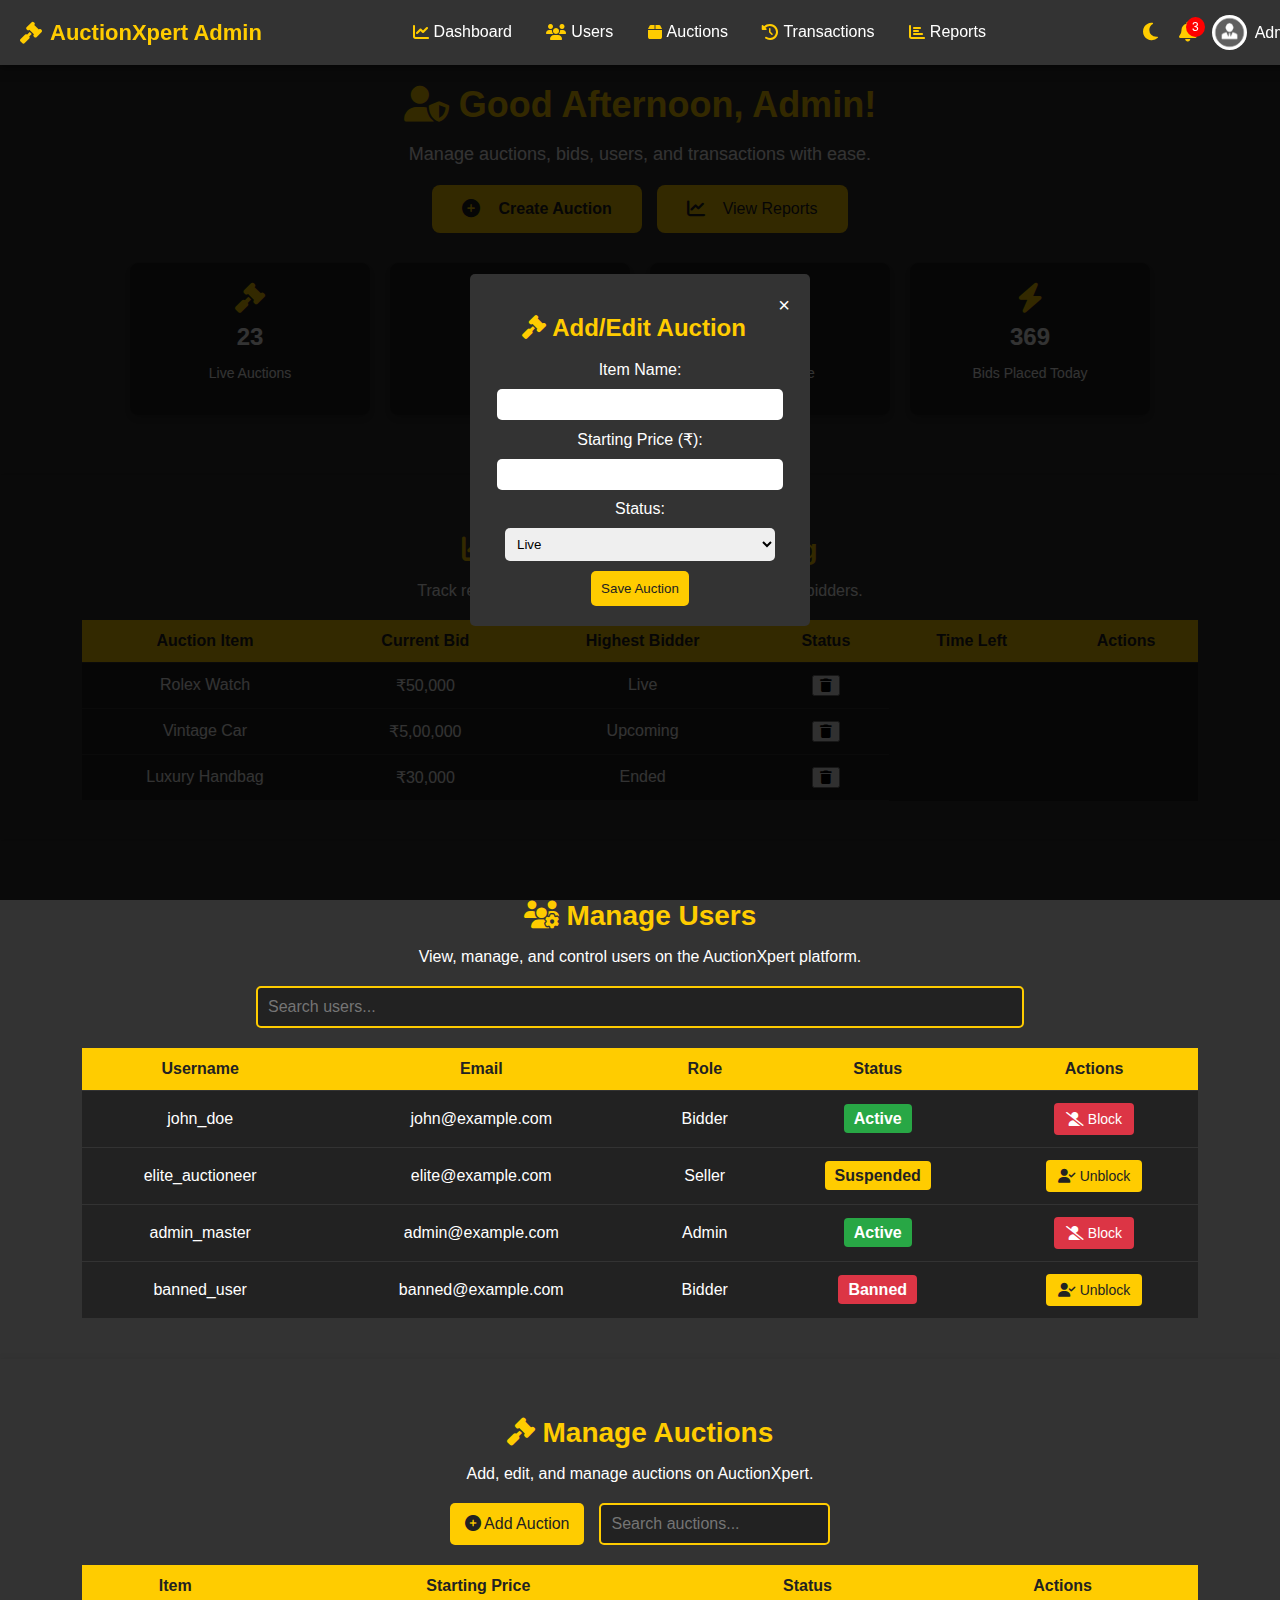
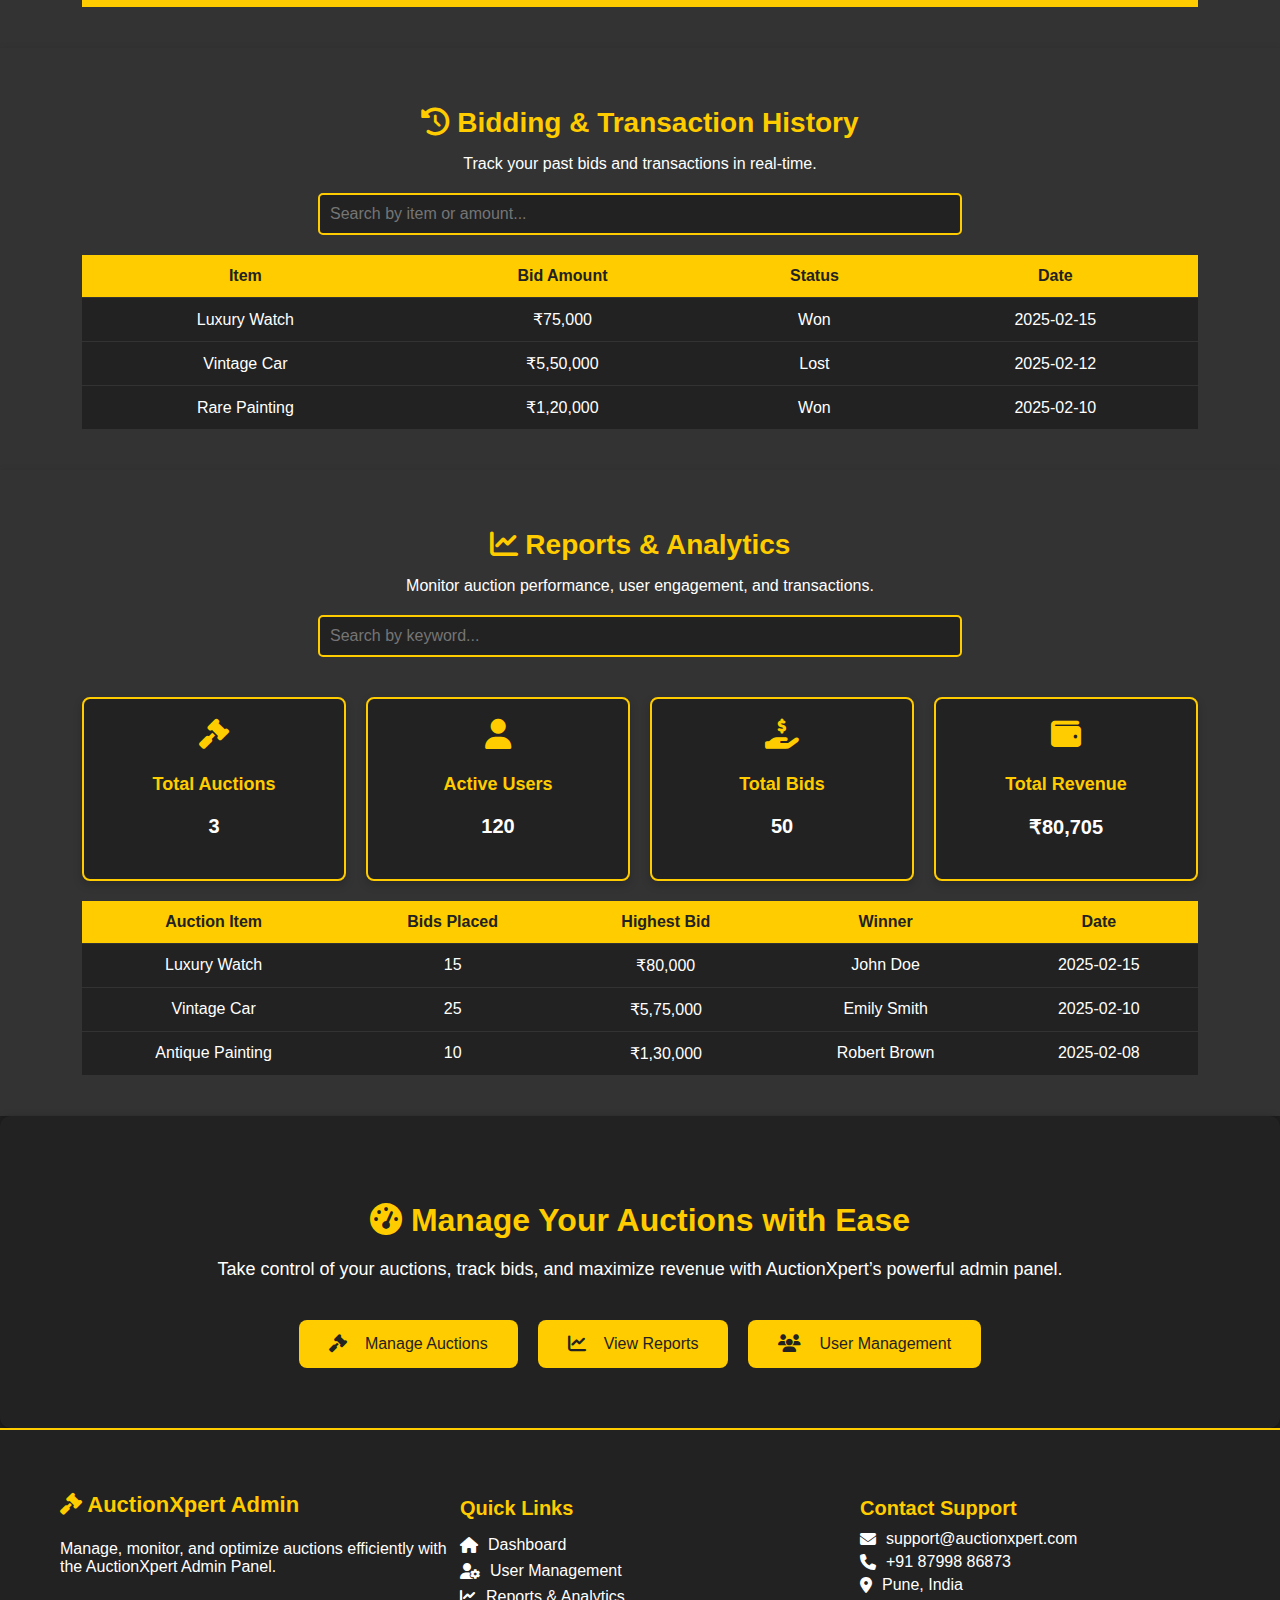
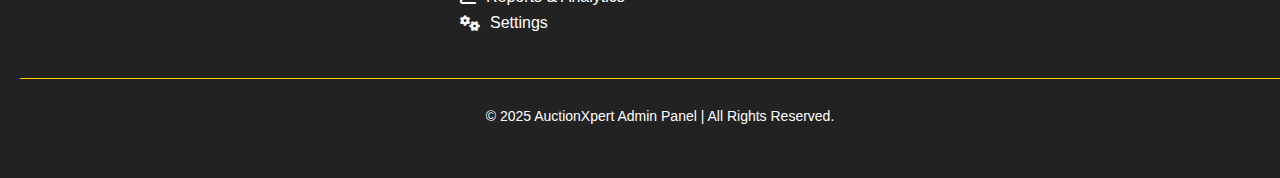
<file: Admin/Index.html>
<!DOCTYPE html>
<html lang="en">

<head>
    <meta charset="UTF-8">
    <meta name="viewport" content="width=device-width, initial-scale=1.0">
    <title>AuctionXpert Admin Panel</title>
    <link rel="stylesheet" href="/Admin/css/main.css">
    <link rel="stylesheet" href="https://cdnjs.cloudflare.com/ajax/libs/font-awesome/6.4.2/css/all.min.css">
    
</head>

<body>

    <header class="admin-header">
        <div class="logo">
            <i class="fas fa-gavel"></i> AuctionXpert Admin
        </div>
        <nav class="nav-links">
            <a href="/Admin/Dashboard.html"><i class="fas fa-chart-line"></i> Dashboard</a>
            <a href="/Admin/navbar/users.html"><i class="fas fa-users"></i> Users</a>
            <a href="#"><i class="fas fa-box"></i> Auctions</a>
            <a href="#"><i class="fas fa-history"></i> Transactions</a>
            <a href="#"><i class="fas fa-chart-bar"></i> Reports</a>
        </nav>
        <div class="header-right">
            <button id="darkModeToggle"><i class="fas fa-moon"></i></button>
            <div class="notifications">
                <i class="fas fa-bell"></i>
                <span class="notification-badge">3</span>
            </div>
            <div class="profile">
                <img src="/Admin/img/admin-icon.jpg" alt="Admin Avatar">
                <span>Admin</span>
            </div>
        </div>
    </header>

    <section class="hero-section">
        <div class="hero-content">
            <h1><i class="fas fa-user-shield"></i> Welcome, Admin!</h1>
            <p>Manage auctions, bids, users, and transactions with ease.</p>

            <div class="hero-buttons">
                <a href="#" class="cta-btn primary-btn"><i class="fas fa-plus-circle"></i> Create Auction</a>
                <a href="#" class="cta-btn secondary-btn"><i class="fas fa-chart-line"></i> View Reports</a>
            </div>
        </div>

        <div class="stats-container">
            <div class="stat-box">
                <i class="fas fa-gavel"></i>
                <h2>25</h2>
                <p>Live Auctions</p>
            </div>
            <div class="stat-box">
                <i class="fas fa-users"></i>
                <h2>1,200</h2>
                <p>Active Users</p>
            </div>
            <div class="stat-box">
                <i class="fas fa-wallet"></i>
                <h2>₹2.5M</h2>
                <p>Total Revenue</p>
            </div>
            <div class="stat-box">
                <i class="fas fa-bolt"></i>
                <h2>500</h2>
                <p>Bids Placed Today</p>
            </div>
        </div>
    </section>

    <section class="live-auction-monitor">
        <h1><i class="fas fa-chart-line"></i> Live Auction Monitoring</h1>
        <p>Track real-time bidding activity, auction status, and top bidders.</p>

        <div class="auction-table">
            <table>
                <thead>
                    <tr>
                        <th>Auction Item</th>
                        <th>Current Bid</th>
                        <th>Highest Bidder</th>
                        <th>Status</th>
                        <th>Time Left</th>
                        <th>Actions</th>
                    </tr>
                </thead>
                <tbody id="auction-list">
                    <!-- Data will be dynamically added here -->
                </tbody>
            </table>
        </div>
    </section>

    <section class="manage-users">
        <h1><i class="fas fa-users-cog"></i> Manage Users</h1>
        <p>View, manage, and control users on the AuctionXpert platform.</p>

        <div class="user-controls">
            <input type="text" id="searchUser" placeholder="Search users..." onkeyup="searchUsers()">
        </div>

        <div class="users-table">
            <table>
                <thead>
                    <tr>
                        <th>Username</th>
                        <th>Email</th>
                        <th>Role</th>
                        <th>Status</th>
                        <th>Actions</th>
                    </tr>
                </thead>
                <tbody id="user-list">
                    <!-- Data will be dynamically added here -->
                </tbody>
            </table>
        </div>
    </section>

    <section class="manage-auctions">
        <h1><i class="fas fa-gavel"></i> Manage Auctions</h1>
        <p>Add, edit, and manage auctions on AuctionXpert.</p>
    
        <div class="auction-controls">
            <button class="add-auction-btn" onclick="openModal()"><i class="fas fa-plus-circle"></i> Add Auction</button>
            <input type="text" id="searchAuction" placeholder="Search auctions..." onkeyup="searchAuctions()">
        </div>
    
        <div class="auctions-table">
            <table>
                <thead>
                    <tr>
                        <th>Item</th>
                        <th>Starting Price</th>
                        <th>Status</th>
                        <th>Actions</th>
                    </tr>
                </thead>
                <tbody id="auction-list">
                    <!-- Data will be dynamically added here -->
                </tbody>
            </table>
        </div>
    </section>
    
    <!-- Modal for Adding/Editing Auction -->
    <div id="auctionModal" class="modal">
        <div class="modal-content">
            <span class="close-btn" onclick="closeModal()">&times;</span>
            <h2><i class="fas fa-gavel"></i> Add/Edit Auction</h2>
            <label for="itemName">Item Name:</label>
            <input type="text" id="itemName">
            
            <label for="startingPrice">Starting Price (₹):</label>
            <input type="number" id="startingPrice">
    
            <label for="auctionStatus">Status:</label>
            <select id="auctionStatus">
                <option value="live">Live</option>
                <option value="upcoming">Upcoming</option>
                <option value="ended">Ended</option>
            </select>
    
            <button onclick="saveAuction()">Save Auction</button>
        </div>
    </div>

    
    <section class="bidding-history">
        <h1><i class="fas fa-history"></i> Bidding & Transaction History</h1>
        <p>Track your past bids and transactions in real-time.</p>
    
        <div class="history-controls">
            <input type="text" id="searchHistory" placeholder="Search by item or amount..." onkeyup="searchHistory()">
        </div>
    
        <div class="history-table">
            <table>
                <thead>
                    <tr>
                        <th>Item</th>
                        <th>Bid Amount</th>
                        <th>Status</th>
                        <th>Date</th>
                    </tr>
                </thead>
                <tbody id="history-list">
                    <!-- Data will be dynamically added here -->
                </tbody>
            </table>
        </div>
    </section>

    

    <section class="reports">
        <h1><i class="fas fa-chart-line"></i> Reports & Analytics</h1>
        <p>Monitor auction performance, user engagement, and transactions.</p>
    
        <div class="report-filters">
            <input type="text" id="searchReports" placeholder="Search by keyword..." onkeyup="filterReports()">
        </div>
    
        <div class="report-cards">
            <div class="card">
                <i class="fas fa-gavel"></i>
                <h2>Total Auctions</h2>
                <p id="total-auctions">0</p>
            </div>
    
            <div class="card">
                <i class="fas fa-user"></i>
                <h2>Active Users</h2>
                <p id="active-users">0</p>
            </div>
    
            <div class="card">
                <i class="fas fa-hand-holding-usd"></i>
                <h2>Total Bids</h2>
                <p id="total-bids">0</p>
            </div>
    
            <div class="card">
                <i class="fas fa-wallet"></i>
                <h2>Total Revenue</h2>
                <p id="total-revenue">₹0</p>
            </div>
        </div>
    
        <div class="report-table">
            <table>
                <thead>
                    <tr>
                        <th>Auction Item</th>
                        <th>Bids Placed</th>
                        <th>Highest Bid</th>
                        <th>Winner</th>
                        <th>Date</th>
                    </tr>
                </thead>
                <tbody id="report-list">
                    <!-- Data will be dynamically added -->
                </tbody>
            </table>
        </div>
    </section>

    <section class="cta">
        <div class="cta-content">
            <h2><i class="fas fa-tachometer-alt"></i> Manage Your Auctions with Ease</h2>
            <p>Take control of your auctions, track bids, and maximize revenue with AuctionXpert’s powerful admin panel.</p>
            <div class="cta-buttons">
                <button class="cta-btn" id="manage-auctions-btn">
                    <i class="fas fa-gavel"></i> Manage Auctions
                </button>
                <button class="cta-btn" id="view-reports-btn">
                    <i class="fas fa-chart-line"></i> View Reports
                </button>
                <button class="cta-btn" id="user-management-btn">
                    <i class="fas fa-users"></i> User Management
                </button>
            </div>
        </div>
    </section>

    <!-- Footer Section -->
<footer class="admin-footer">
    <div class="footer-content">
        <div class="footer-left">
            <h3><i class="fas fa-gavel"></i> AuctionXpert Admin</h3>
            <p>Manage, monitor, and optimize auctions efficiently with the AuctionXpert Admin Panel.</p>
        </div>

        <div class="footer-links">
            <h4>Quick Links</h4>
            <ul>
                <li><a href="/Admin/Dashboard.html"><i class="fas fa-home"></i> Dashboard</a></li>
                <li><a href="/Admin/navbar/users.html"><i class="fas fa-user-cog"></i> User Management</a></li>
                <li><a href="#"><i class="fas fa-chart-line"></i> Reports & Analytics</a></li>
                <li><a href="#"><i class="fas fa-cogs"></i> Settings</a></li>
            </ul>
        </div>

        <div class="footer-right">
            <h4>Contact Support</h4>
            <p><i class="fas fa-envelope"></i> support@auctionxpert.com</p>
            <p><i class="fas fa-phone"></i> +91 87998 86873</p>
            <p><i class="fas fa-map-marker-alt"></i> Pune, India</p>
        </div>
    </div>

    <div class="footer-bottom">
        <p>&copy; 2025 AuctionXpert Admin Panel | All Rights Reserved.</p>
    </div>
</footer>

    <script src="/Admin/js/main.js"></script>
</body>

</html>
</file>
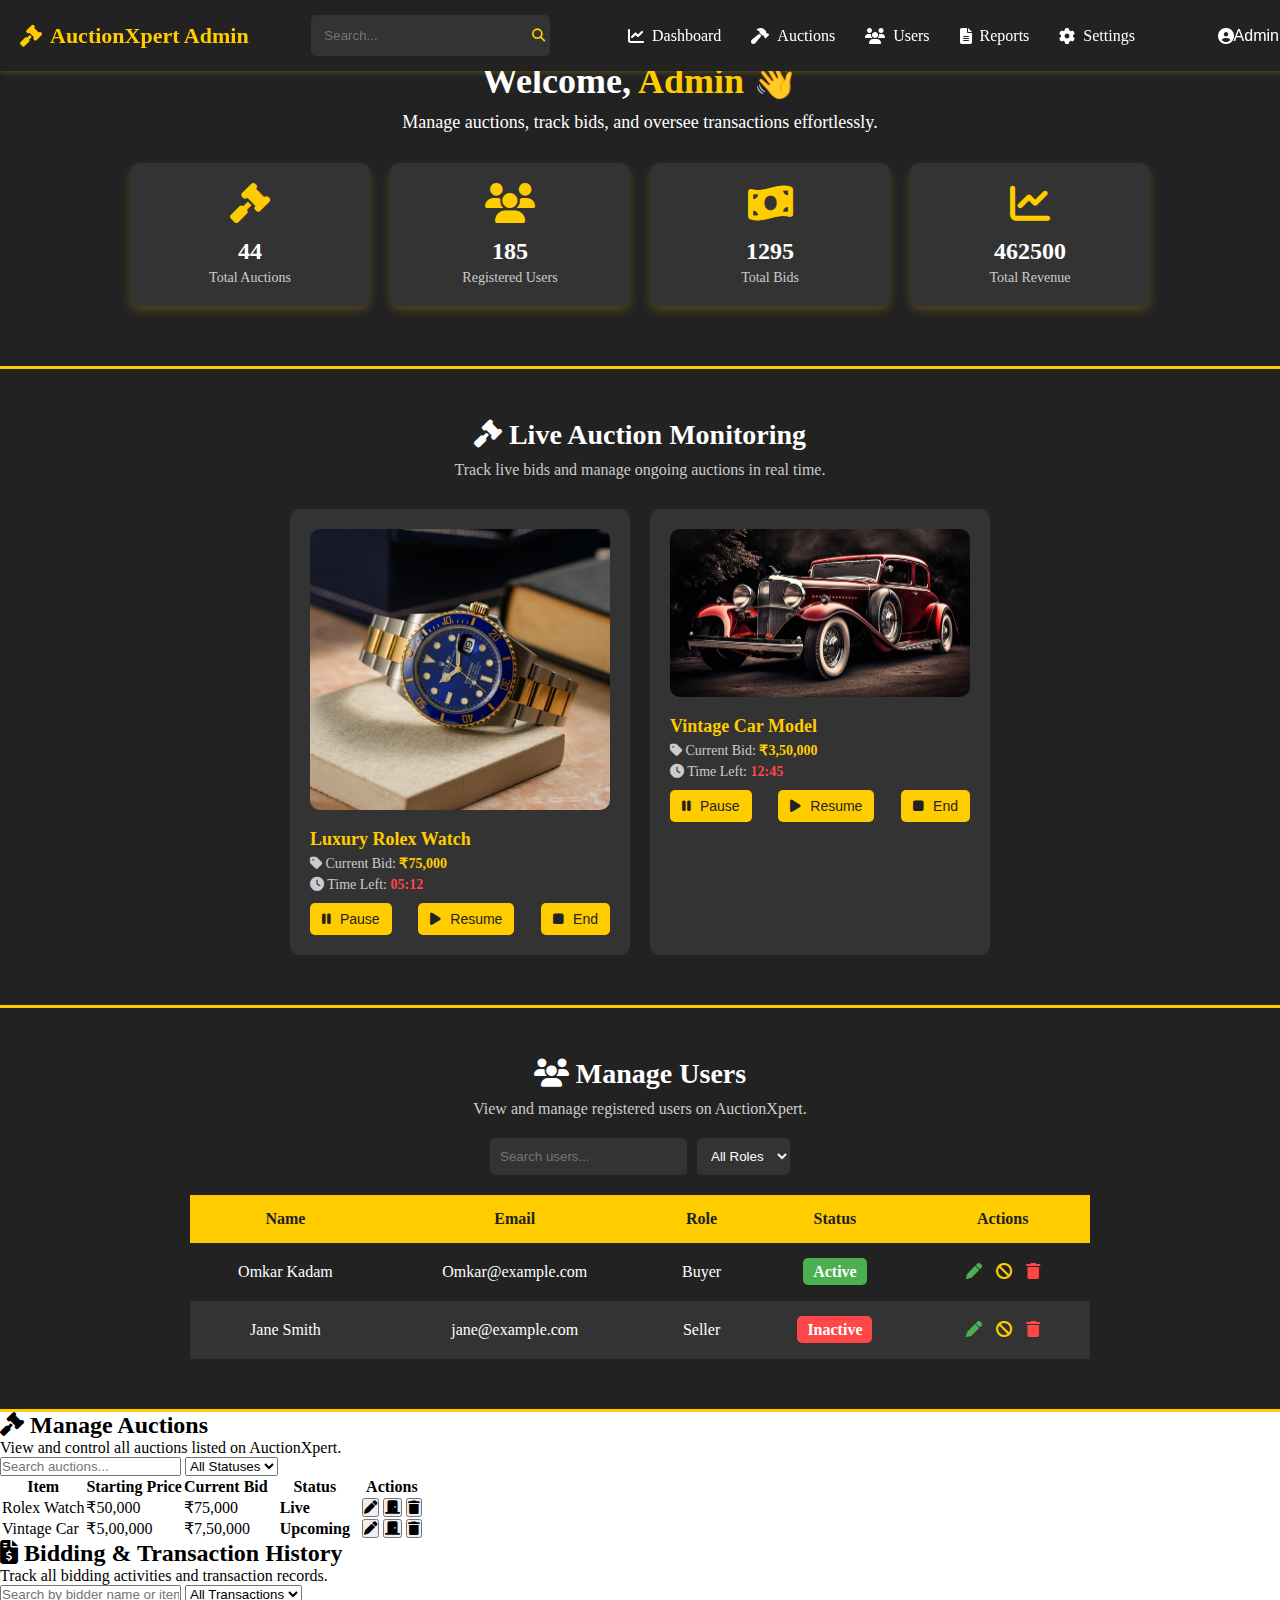
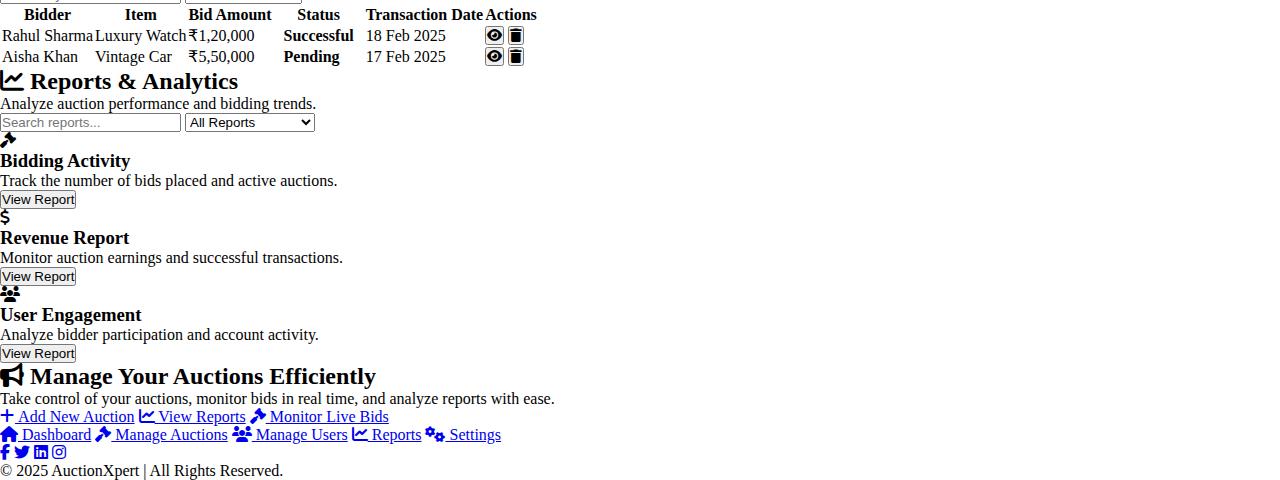
<file: Admin/Dashboard.html>
<!DOCTYPE html>
<html lang="en">

<head>
    <meta charset="UTF-8">
    <meta name="viewport" content="width=device-width, initial-scale=1.0">
    <title>AuctionXpert Admin Dashboard</title>
    <link rel="stylesheet" href="/Admin/css/dashboard.css">
    <link rel="stylesheet" href="https://cdnjs.cloudflare.com/ajax/libs/font-awesome/6.4.2/css/all.min.css">
</head>

<body>

    <!-- Admin Dashboard Header -->
    <header class="admin-header">
        <div class="logo">
            <i class="fa-solid fa-gavel"></i>
            <span>AuctionXpert Admin</span>
        </div>

        <!-- Search Bar -->
        <div class="search-bar">
            <input type="text" placeholder="Search..." id="searchInput">
            <button><i class="fa-solid fa-search"></i></button>
        </div>

        <!-- Navigation -->
        <nav>
            <ul>
                <li><a href="#"><i class="fa-solid fa-chart-line"></i> Dashboard</a></li>
                <li><a href="#"><i class="fa-solid fa-hammer"></i> Auctions</a></li>
                <li><a href="#"><i class="fa-solid fa-users"></i> Users</a></li>
                <li><a href="#"><i class="fa-solid fa-file-alt"></i> Reports</a></li>
                <li><a href="#"><i class="fa-solid fa-cog"></i> Settings</a></li>
            </ul>
        </nav>

        <!-- Admin Profile Dropdown -->
        <div class="profile-dropdown">
            <button class="profile-btn">
                <i class="fa-solid fa-user-circle"></i>
                Admin
                <i class="fa-solid fa-chevron-down"></i>
            </button>
            <ul class="dropdown-menu">
                <li><a href="#"><i class="fa-solid fa-user"></i> Profile</a></li>
                <li><a href="#"><i class="fa-solid fa-sign-out-alt"></i> Logout</a></li>
            </ul>
        </div>
    </header>

    <!-- Admin Hero Section -->
    <section class="admin-hero">
        <div class="hero-content">
            <h1>Welcome, <span>Admin</span> 👋</h1>
            <p>Manage auctions, track bids, and oversee transactions effortlessly.</p>
        </div>

        <!-- Admin Dashboard Stats -->
        <div class="stats-container">
            <div class="stat-box">
                <i class="fa-solid fa-gavel"></i>
                <h3 id="total-auctions">0</h3>
                <p>Total Auctions</p>
            </div>
            <div class="stat-box">
                <i class="fa-solid fa-users"></i>
                <h3 id="total-users">0</h3>
                <p>Registered Users</p>
            </div>
            <div class="stat-box">
                <i class="fa-solid fa-money-bill-wave"></i>
                <h3 id="total-bids">0</h3>
                <p>Total Bids</p>
            </div>
            <div class="stat-box">
                <i class="fa-solid fa-chart-line"></i>
                <h3 id="total-revenue">₹0</h3>
                <p>Total Revenue</p>
            </div>
        </div>
    </section>

    <!-- Live Auction Monitoring Section -->
    <section class="live-auction-monitoring">
        <h2><i class="fa-solid fa-gavel"></i> Live Auction Monitoring</h2>
        <p>Track live bids and manage ongoing auctions in real time.</p>

        <div class="auction-list">
            <!-- Auction Item 1 -->
            <div class="auction-item">
                <img src="/Frontend/img/Rolex Submariner.jpg" alt="Auction Item">
                <div class="item-details">
                    <h3>Luxury Rolex Watch</h3>
                    <p><i class="fa-solid fa-tag"></i> Current Bid: <span class="current-bid">₹75,000</span></p>
                    <p><i class="fa-solid fa-clock"></i> Time Left: <span class="time-left">05:12</span></p>
                    <div class="admin-controls">
                        <button class="pause-auction"><i class="fa-solid fa-pause"></i> Pause</button>
                        <button class="resume-auction"><i class="fa-solid fa-play"></i> Resume</button>
                        <button class="end-auction"><i class="fa-solid fa-stop"></i> End</button>
                    </div>
                </div>
            </div>

            <!-- Auction Item 2 -->
            <div class="auction-item">
                <img src="/Frontend/img/Vintage_Car.jpg" alt="Auction Item">
                <div class="item-details">
                    <h3>Vintage Car Model</h3>
                    <p><i class="fa-solid fa-tag"></i> Current Bid: <span class="current-bid">₹3,50,000</span></p>
                    <p><i class="fa-solid fa-clock"></i> Time Left: <span class="time-left">12:45</span></p>
                    <div class="admin-controls">
                        <button class="pause-auction"><i class="fa-solid fa-pause"></i> Pause</button>
                        <button class="resume-auction"><i class="fa-solid fa-play"></i> Resume</button>
                        <button class="end-auction"><i class="fa-solid fa-stop"></i> End</button>
                    </div>
                </div>
            </div>
        </div>
    </section>

    <!-- Manage Users Section -->
    <section class="manage-users">
        <h2><i class="fa-solid fa-users"></i> Manage Users</h2>
        <p>View and manage registered users on AuctionXpert.</p>

        <!-- Search & Filter Bar -->
        <div class="user-search">
            <input type="text" id="searchUser" placeholder="Search users...">
            <select id="filterRole">
                <option value="all">All Roles</option>
                <option value="admin">Admin</option>
                <option value="buyer">Buyer</option>
                <option value="seller">Seller</option>
            </select>
        </div>

        <!-- User Table -->
        <table class="user-table">
            <thead>
                <tr>
                    <th>Name</th>
                    <th>Email</th>
                    <th>Role</th>
                    <th>Status</th>
                    <th>Actions</th>
                </tr>
            </thead>
            <tbody id="userList">
                <tr>
                    <td>Omkar Kadam</td>
                    <td>Omkar@example.com</td>
                    <td>Buyer</td>
                    <td><span class="status active">Active</span></td>
                    <td>
                        <button class="edit-user"><i class="fa-solid fa-pen"></i></button>
                        <button class="block-user"><i class="fa-solid fa-ban"></i></button>
                        <button class="delete-user"><i class="fa-solid fa-trash"></i></button>
                    </td>
                </tr>
                <tr>
                    <td>Jane Smith</td>
                    <td>jane@example.com</td>
                    <td>Seller</td>
                    <td><span class="status inactive">Inactive</span></td>
                    <td>
                        <button class="edit-user"><i class="fa-solid fa-pen"></i></button>
                        <button class="block-user"><i class="fa-solid fa-ban"></i></button>
                        <button class="delete-user"><i class="fa-solid fa-trash"></i></button>
                    </td>
                </tr>
            </tbody>
        </table>
    </section>

    <!-- Manage Auctions Section -->
    <section class="manage-auctions">
        <h2><i class="fa-solid fa-gavel"></i> Manage Auctions</h2>
        <p>View and control all auctions listed on AuctionXpert.</p>

        <!-- Search & Filter Bar -->
        <div class="auction-search">
            <input type="text" id="searchAuction" placeholder="Search auctions...">
            <select id="filterStatus">
                <option value="all">All Statuses</option>
                <option value="live">Live</option>
                <option value="closed">Closed</option>
                <option value="upcoming">Upcoming</option>
            </select>
        </div>

        <!-- Auction Table -->
        <table class="auction-table">
            <thead>
                <tr>
                    <th>Item</th>
                    <th>Starting Price</th>
                    <th>Current Bid</th>
                    <th>Status</th>
                    <th>Actions</th>
                </tr>
            </thead>
            <tbody id="auctionList">
                <tr>
                    <td>Rolex Watch</td>
                    <td>₹50,000</td>
                    <td>₹75,000</td>
                    <td><span class="status live">Live</span></td>
                    <td>
                        <button class="edit-auction"><i class="fa-solid fa-pen"></i></button>
                        <button class="close-auction"><i class="fa-solid fa-door-closed"></i></button>
                        <button class="delete-auction"><i class="fa-solid fa-trash"></i></button>
                    </td>
                </tr>
                <tr>
                    <td>Vintage Car</td>
                    <td>₹5,00,000</td>
                    <td>₹7,50,000</td>
                    <td><span class="status upcoming">Upcoming</span></td>
                    <td>
                        <button class="edit-auction"><i class="fa-solid fa-pen"></i></button>
                        <button class="close-auction"><i class="fa-solid fa-door-closed"></i></button>
                        <button class="delete-auction"><i class="fa-solid fa-trash"></i></button>
                    </td>
                </tr>
            </tbody>
        </table>
    </section>

    <!-- Bidding & Transaction History Section -->
    <section class="bidding-history">
        <h2><i class="fa-solid fa-file-invoice-dollar"></i> Bidding & Transaction History</h2>
        <p>Track all bidding activities and transaction records.</p>

        <!-- Search & Filter Bar -->
        <div class="history-search">
            <input type="text" id="searchHistory" placeholder="Search by bidder name or item...">
            <select id="filterHistory">
                <option value="all">All Transactions</option>
                <option value="successful">Successful</option>
                <option value="pending">Pending</option>
                <option value="failed">Failed</option>
            </select>
        </div>

        <!-- History Table -->
        <table class="history-table">
            <thead>
                <tr>
                    <th>Bidder</th>
                    <th>Item</th>
                    <th>Bid Amount</th>
                    <th>Status</th>
                    <th>Transaction Date</th>
                    <th>Actions</th>
                </tr>
            </thead>
            <tbody id="historyList">
                <tr>
                    <td>Rahul Sharma</td>
                    <td>Luxury Watch</td>
                    <td>₹1,20,000</td>
                    <td><span class="status successful">Successful</span></td>
                    <td>18 Feb 2025</td>
                    <td>
                        <button class="view-details"><i class="fa-solid fa-eye"></i></button>
                        <button class="delete-transaction"><i class="fa-solid fa-trash"></i></button>
                    </td>
                </tr>
                <tr>
                    <td>Aisha Khan</td>
                    <td>Vintage Car</td>
                    <td>₹5,50,000</td>
                    <td><span class="status pending">Pending</span></td>
                    <td>17 Feb 2025</td>
                    <td>
                        <button class="view-details"><i class="fa-solid fa-eye"></i></button>
                        <button class="delete-transaction"><i class="fa-solid fa-trash"></i></button>
                    </td>
                </tr>
            </tbody>
        </table>
    </section>

    <!-- Reports & Analytics Section -->
    <section class="reports-analytics">
        <h2><i class="fa-solid fa-chart-line"></i> Reports & Analytics</h2>
        <p>Analyze auction performance and bidding trends.</p>

        <!-- Search & Filter Bar -->
        <div class="reports-search">
            <input type="text" id="searchReports" placeholder="Search reports...">
            <select id="filterReports">
                <option value="all">All Reports</option>
                <option value="bidding">Bidding Activity</option>
                <option value="revenue">Revenue</option>
                <option value="users">User Engagement</option>
            </select>
        </div>

        <!-- Reports List -->
        <div class="reports-container">
            <div class="report-card">
                <i class="fa-solid fa-gavel"></i>
                <h3>Bidding Activity</h3>
                <p>Track the number of bids placed and active auctions.</p>
                <button class="view-report">View Report</button>
            </div>
            <div class="report-card">
                <i class="fa-solid fa-dollar-sign"></i>
                <h3>Revenue Report</h3>
                <p>Monitor auction earnings and successful transactions.</p>
                <button class="view-report">View Report</button>
            </div>
            <div class="report-card">
                <i class="fa-solid fa-users"></i>
                <h3>User Engagement</h3>
                <p>Analyze bidder participation and account activity.</p>
                <button class="view-report">View Report</button>
            </div>
        </div>
    </section>

    <!-- CTA Section -->
    <section class="cta-section">
        <div class="cta-container">
            <h2><i class="fa-solid fa-bullhorn"></i> Manage Your Auctions Efficiently</h2>
            <p>Take control of your auctions, monitor bids in real time, and analyze reports with ease.</p>
            
            <div class="cta-buttons">
                <a href="#" class="cta-btn primary"><i class="fa-solid fa-plus"></i> Add New Auction</a>
                <a href="#" class="cta-btn secondary"><i class="fa-solid fa-chart-line"></i> View Reports</a>
                <a href="#" class="cta-btn primary"><i class="fa-solid fa-gavel"></i> Monitor Live Bids</a>
            </div>
        </div>
    </section>

     <!-- Footer Section -->
     <footer class="admin-footer">
        <div class="footer-container">
            <!-- Footer Links -->
            <div class="footer-links">
                <a href="#"><i class="fa-solid fa-home"></i> Dashboard</a>
                <a href="#"><i class="fa-solid fa-gavel"></i> Manage Auctions</a>
                <a href="#"><i class="fa-solid fa-users"></i> Manage Users</a>
                <a href="#"><i class="fa-solid fa-chart-line"></i> Reports</a>
                <a href="#"><i class="fa-solid fa-cogs"></i> Settings</a>
            </div>

            <!-- Social Media Links -->
            <div class="footer-social">
                <a href="#"><i class="fa-brands fa-facebook-f"></i></a>
                <a href="#"><i class="fa-brands fa-twitter"></i></a>
                <a href="#"><i class="fa-brands fa-linkedin"></i></a>
                <a href="#"><i class="fa-brands fa-instagram"></i></a>
            </div>

            <!-- Copyright Info -->
            <div class="footer-copy">
                <p>© 2025 AuctionXpert | All Rights Reserved.</p>
            </div>
        </div>
    </footer>


    <script src="/Admin/js/dashboard.js"></script>
</body>

</html>
</file>
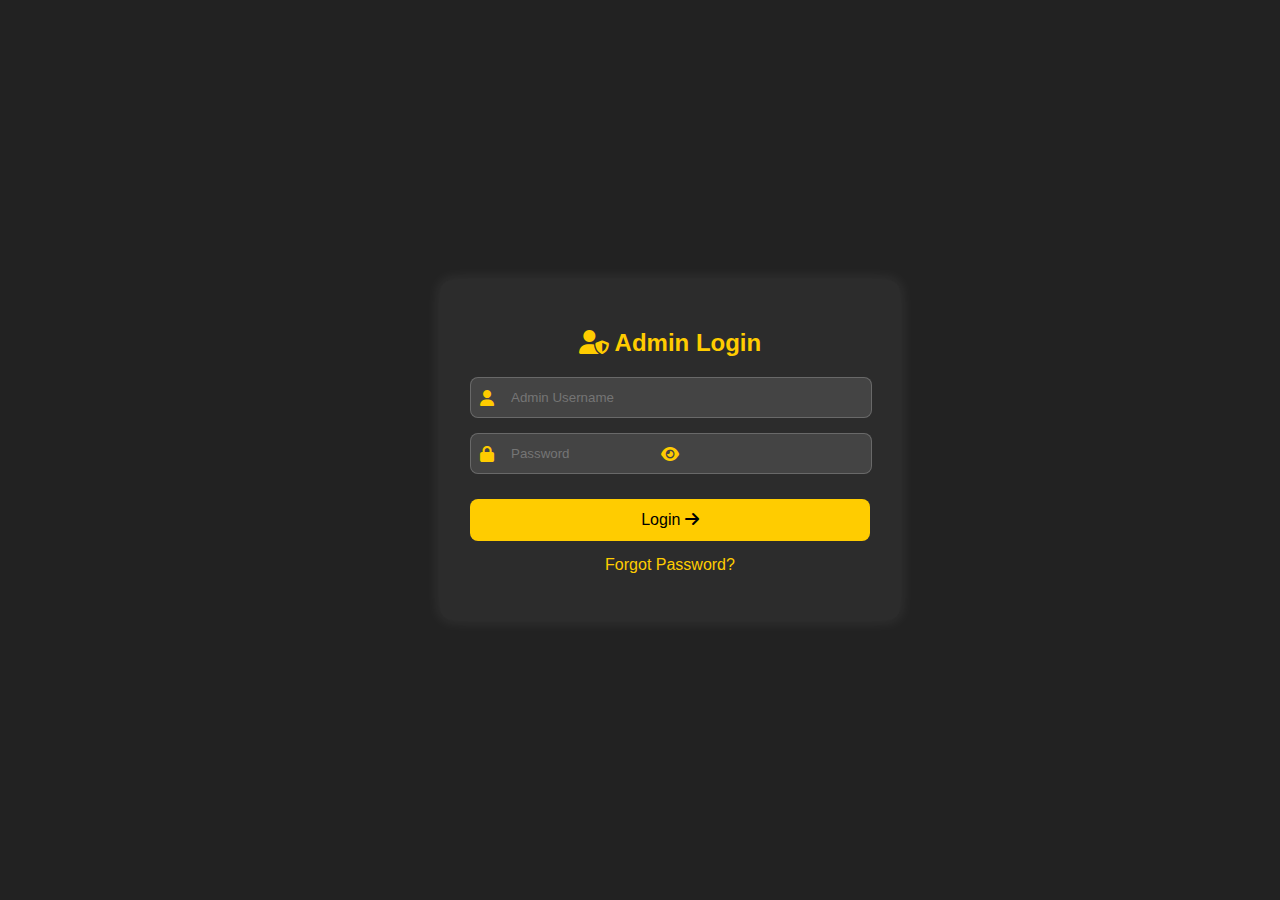
<file: Admin/Auth/admin-login.html>
<!DOCTYPE html>
<html lang="en">
<head>
    <meta charset="UTF-8">
    <meta name="viewport" content="width=device-width, initial-scale=1.0">
    <title>Admin Login - AuctionXpert</title>
    <link rel="stylesheet" href="/Admin/css/admin-login.css">
    <!-- Font Awesome Icons -->
    <link rel="stylesheet" href="https://cdnjs.cloudflare.com/ajax/libs/font-awesome/6.4.2/css/all.min.css">
</head>
<body>

    <div class="login-wrapper">
        <div class="login-container">
            <h2><i class="fa-solid fa-user-shield"></i> Admin Login</h2>
            <form id="adminLoginForm">
                <!-- Username Field -->
                <div class="input-group">
                    <i class="fa-solid fa-user"></i>
                    <input type="text" id="username" placeholder="Admin Username" required>
                </div>

                <!-- Password Field with Toggle -->
                <div class="input-group">
                    <i class="fa-solid fa-lock"></i>
                    <input type="password" id="password" placeholder="Password" required>
                    <i class="fa-solid fa-eye toggle-password" onclick="togglePassword()"></i>
                </div>

                <!-- Login Button -->
                <button type="submit">Login <i class="fa-solid fa-arrow-right"></i></button>

                <!-- Forgot Password -->
                <p><a href="#">Forgot Password?</a></p>
            </form>
        </div>
    </div>

    <script src="/Admin/js/admin-login.js"></script>
</body>
</html>
</file>
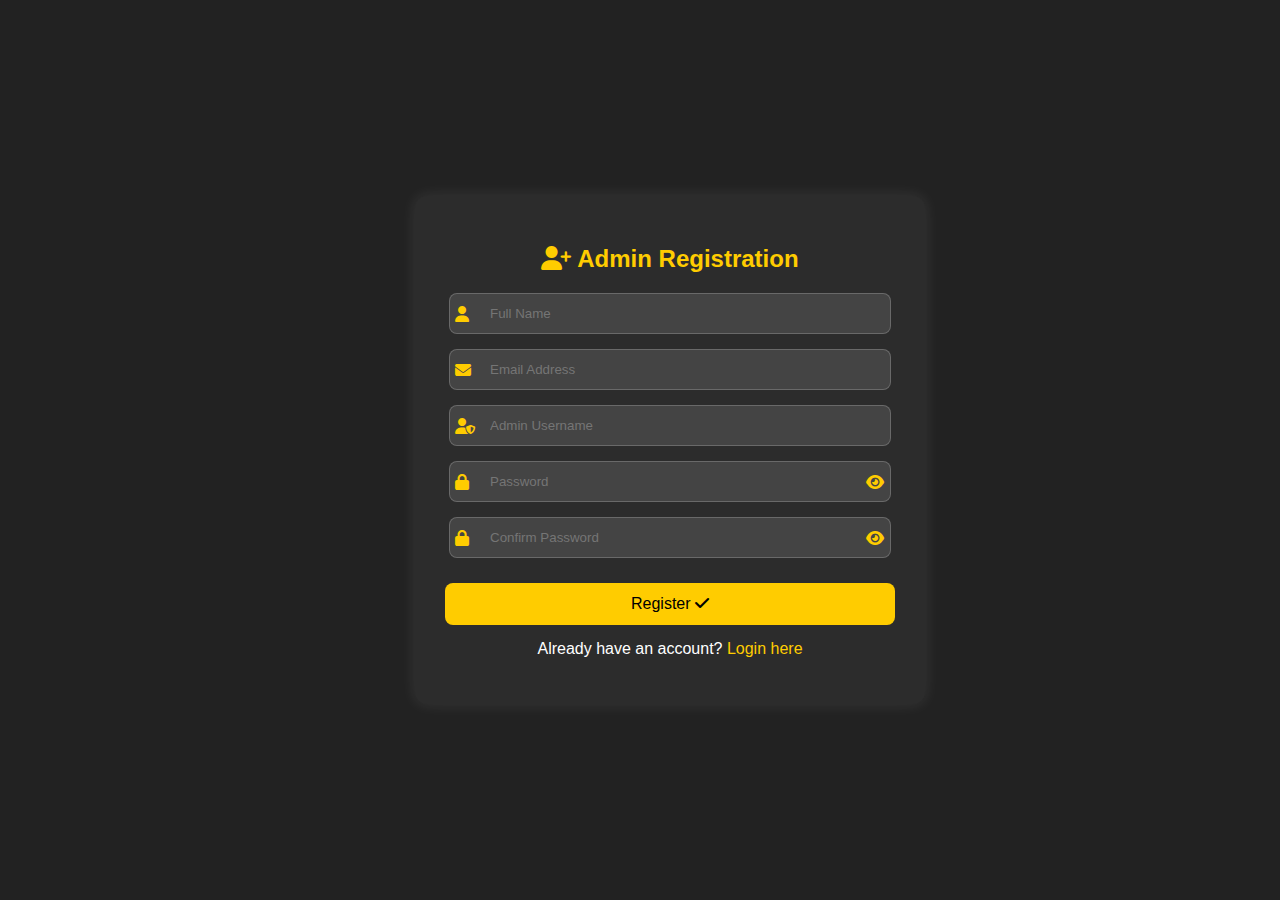
<file: Admin/Auth/admin-register.html>
<!DOCTYPE html>
<html lang="en">
<head>
    <meta charset="UTF-8">
    <meta name="viewport" content="width=device-width, initial-scale=1.0">
    <title>Admin Registration - AuctionXpert</title>
    <link rel="stylesheet" href="/Admin/css/admin-register.css">
    <!-- Font Awesome Icons -->
    <link rel="stylesheet" href="https://cdnjs.cloudflare.com/ajax/libs/font-awesome/6.4.2/css/all.min.css">
</head>
<body>

    <div class="register-wrapper">
        <div class="register-container">
            <h2><i class="fa-solid fa-user-plus"></i> Admin Registration</h2>
            <form id="adminRegisterForm">
                <!-- Full Name -->
                <div class="input-group">
                    <i class="fa-solid fa-user"></i>
                    <input type="text" id="fullName" placeholder="Full Name" required>
                </div>

                <!-- Email -->
                <div class="input-group">
                    <i class="fa-solid fa-envelope"></i>
                    <input type="email" id="email" placeholder="Email Address" required>
                </div>

                <!-- Username -->
                <div class="input-group">
                    <i class="fa-solid fa-user-shield"></i>
                    <input type="text" id="username" placeholder="Admin Username" required>
                </div>

                <!-- Password -->
                <div class="input-group">
                    <i class="fa-solid fa-lock"></i>
                    <input type="password" id="password" placeholder="Password" required>
                    <i class="fa-solid fa-eye toggle-password" onclick="togglePassword()"></i>
                </div>

                <!-- Confirm Password -->
                <div class="input-group">
                    <i class="fa-solid fa-lock"></i>
                    <input type="password" id="confirmPassword" placeholder="Confirm Password" required>
                    <i class="fa-solid fa-eye toggle-password" onclick="toggleConfirmPassword()"></i>
                </div>

                <!-- Register Button -->
                <button type="submit">Register <i class="fa-solid fa-check"></i></button>

                <!-- Already have an account -->
                <p>Already have an account? <a href="/Admin/Auth/admin-login.html">Login here</a></p>
            </form>
        </div>
    </div>

    <script src="/Admin/js/admin-register.js"></script>
</body>
</html>
</file>
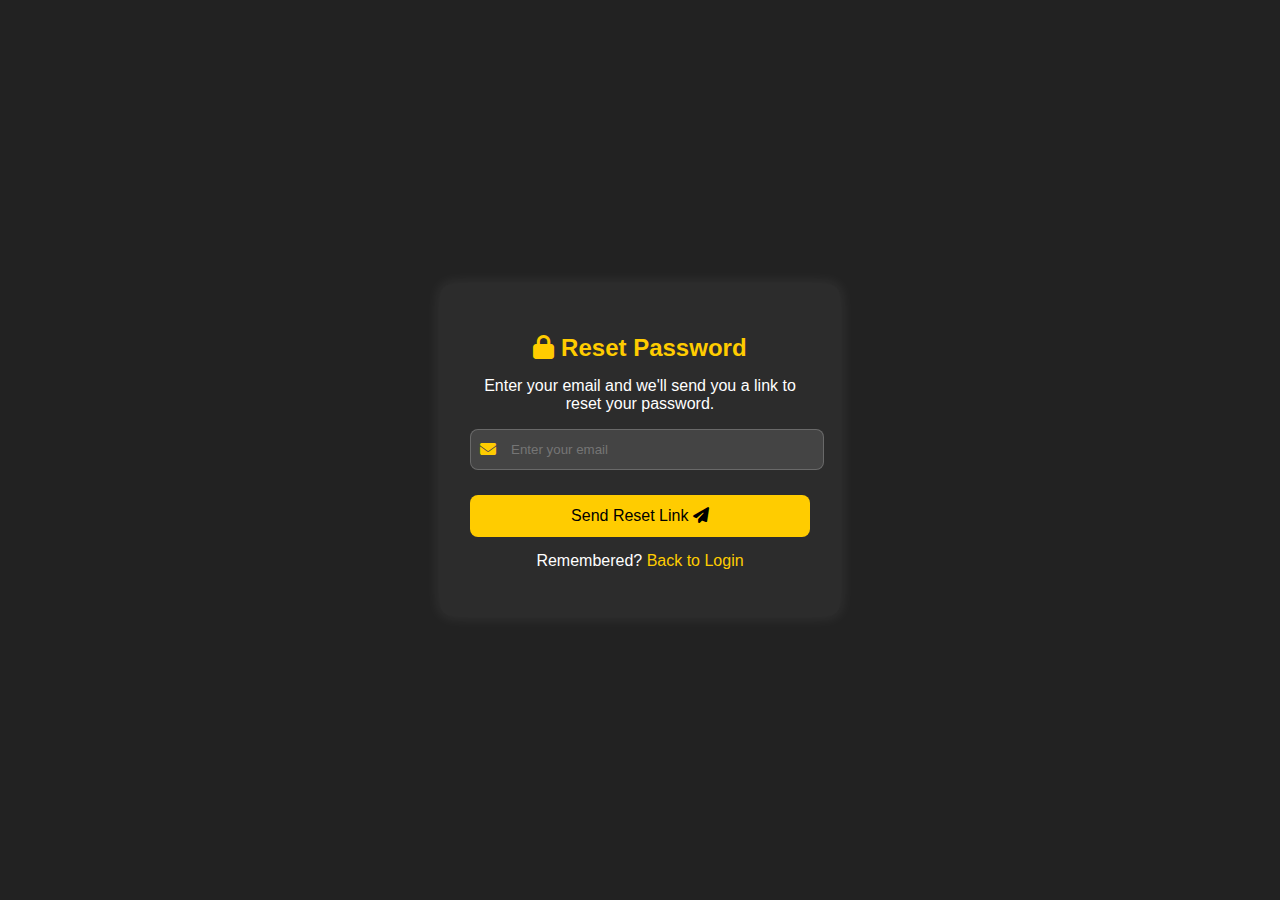
<file: Admin/Auth/forgot_pass.html>
<!DOCTYPE html>
<html lang="en">
<head>
    <meta charset="UTF-8">
    <meta name="viewport" content="width=device-width, initial-scale=1.0">
    <title>Forgot Password - AuctionXpert</title>
    <link rel="stylesheet" href="/Admin/css/forgot_pass.css">
    <!-- Font Awesome Icons -->
    <link rel="stylesheet" href="https://cdnjs.cloudflare.com/ajax/libs/font-awesome/6.4.2/css/all.min.css">
</head>
<body>

    <div class="forgot-password-wrapper">
        <div class="forgot-password-container">
            <h2><i class="fa-solid fa-lock"></i> Reset Password</h2>
            <p>Enter your email and we'll send you a link to reset your password.</p>
            <form id="forgotPasswordForm">
                <!-- Email Input -->
                <div class="input-group">
                    <i class="fa-solid fa-envelope"></i>
                    <input type="email" id="email" placeholder="Enter your email" required>
                </div>

                <!-- Reset Button -->
                <button type="submit">Send Reset Link <i class="fa-solid fa-paper-plane"></i></button>

                <!-- Back to Login -->
                <p>Remembered? <a href="/Admin/Auth/admin-login.html">Back to Login</a></p>
            </form>
        </div>
    </div>

    <script src="/Admin/js/forgot_pass.js"></script>
</body>
</html>
</file>
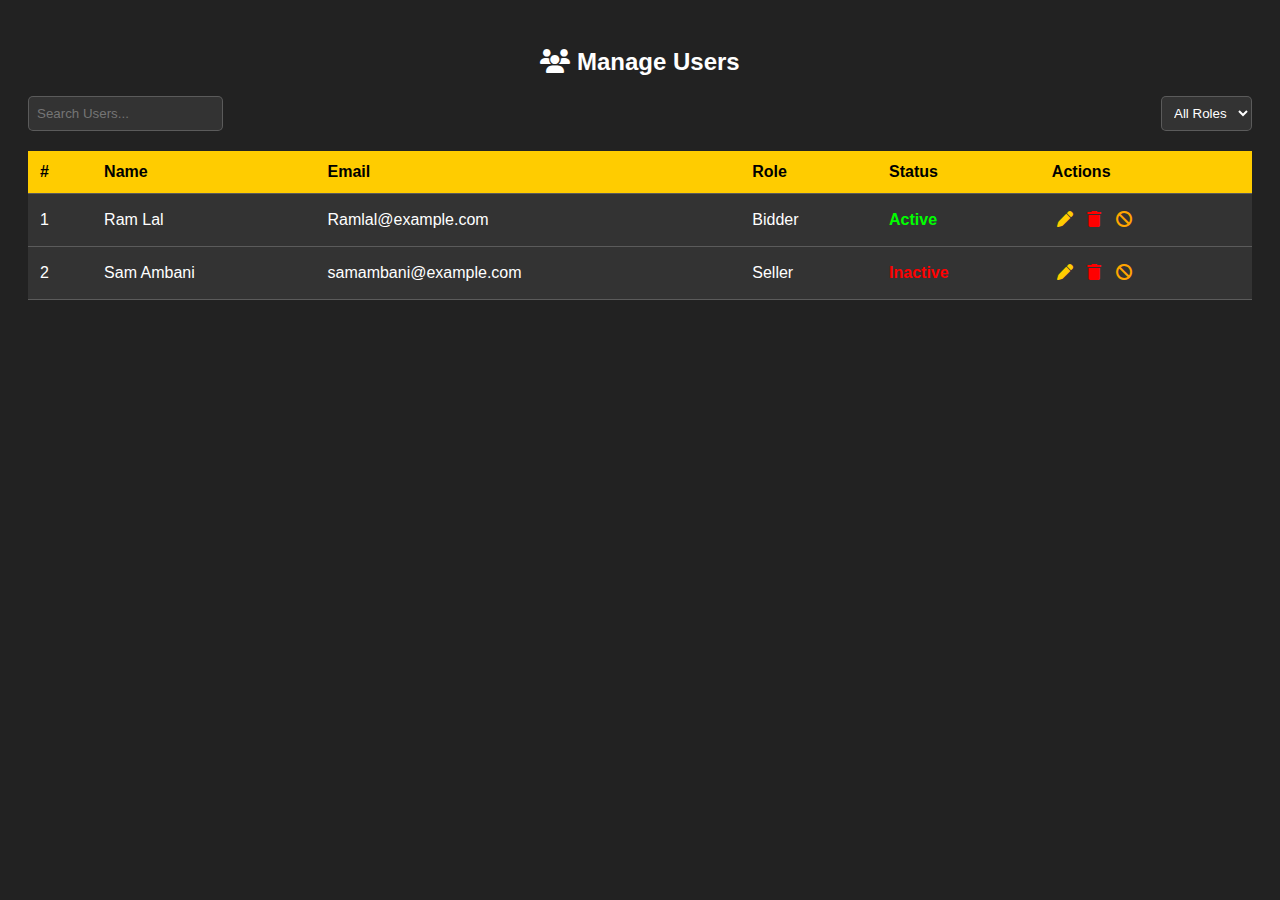
<file: Admin/navbar/users.html>
<!DOCTYPE html>
<html lang="en">
<head>
    <meta charset="UTF-8">
    <meta name="viewport" content="width=device-width, initial-scale=1.0">
    <title>Admin - Manage Users</title>
    <link rel="stylesheet" href="/Admin/css/users.css">
    <link rel="stylesheet" href="https://cdnjs.cloudflare.com/ajax/libs/font-awesome/6.4.2/css/all.min.css">
</head>
<body>

    <!-- Users Page Container -->
    <section class="users-section">
        <h2><i class="fa-solid fa-users"></i> Manage Users</h2>

        <!-- Search & Filter -->
        <div class="user-controls">
            <input type="text" id="searchUser" placeholder="Search Users..." onkeyup="searchUsers()">
            <select id="filterRole" onchange="filterUsers()">
                <option value="all">All Roles</option>
                <option value="admin">Admin</option>
                <option value="bidder">Bidder</option>
                <option value="seller">Seller</option>
            </select>
        </div>

        <!-- Users Table -->
        <table class="users-table">
            <thead>
                <tr>
                    <th>#</th>
                    <th>Name</th>
                    <th>Email</th>
                    <th>Role</th>
                    <th>Status</th>
                    <th>Actions</th>
                </tr>
            </thead>
            <tbody id="usersList">
                <tr>
                    <td>1</td>
                    <td>Ram Lal</td>
                    <td>Ramlal@example.com</td>
                    <td>Bidder</td>
                    <td><span class="active">Active</span></td>
                    <td>
                        <button class="edit-btn"><i class="fa-solid fa-pen"></i></button>
                        <button class="delete-btn"><i class="fa-solid fa-trash"></i></button>
                        <button class="block-btn"><i class="fa-solid fa-ban"></i></button>
                    </td>
                </tr>
                <tr>
                    <td>2</td>
                    <td>Sam Ambani</td>
                    <td>samambani@example.com</td>
                    <td>Seller</td>
                    <td><span class="inactive">Inactive</span></td>
                    <td>
                        <button class="edit-btn"><i class="fa-solid fa-pen"></i></button>
                        <button class="delete-btn"><i class="fa-solid fa-trash"></i></button>
                        <button class="block-btn"><i class="fa-solid fa-ban"></i></button>
                    </td>
                </tr>
            </tbody>
        </table>
    </section>

    <script src="/Admin/js/users.js"></script>
</body>
</html>
</file>
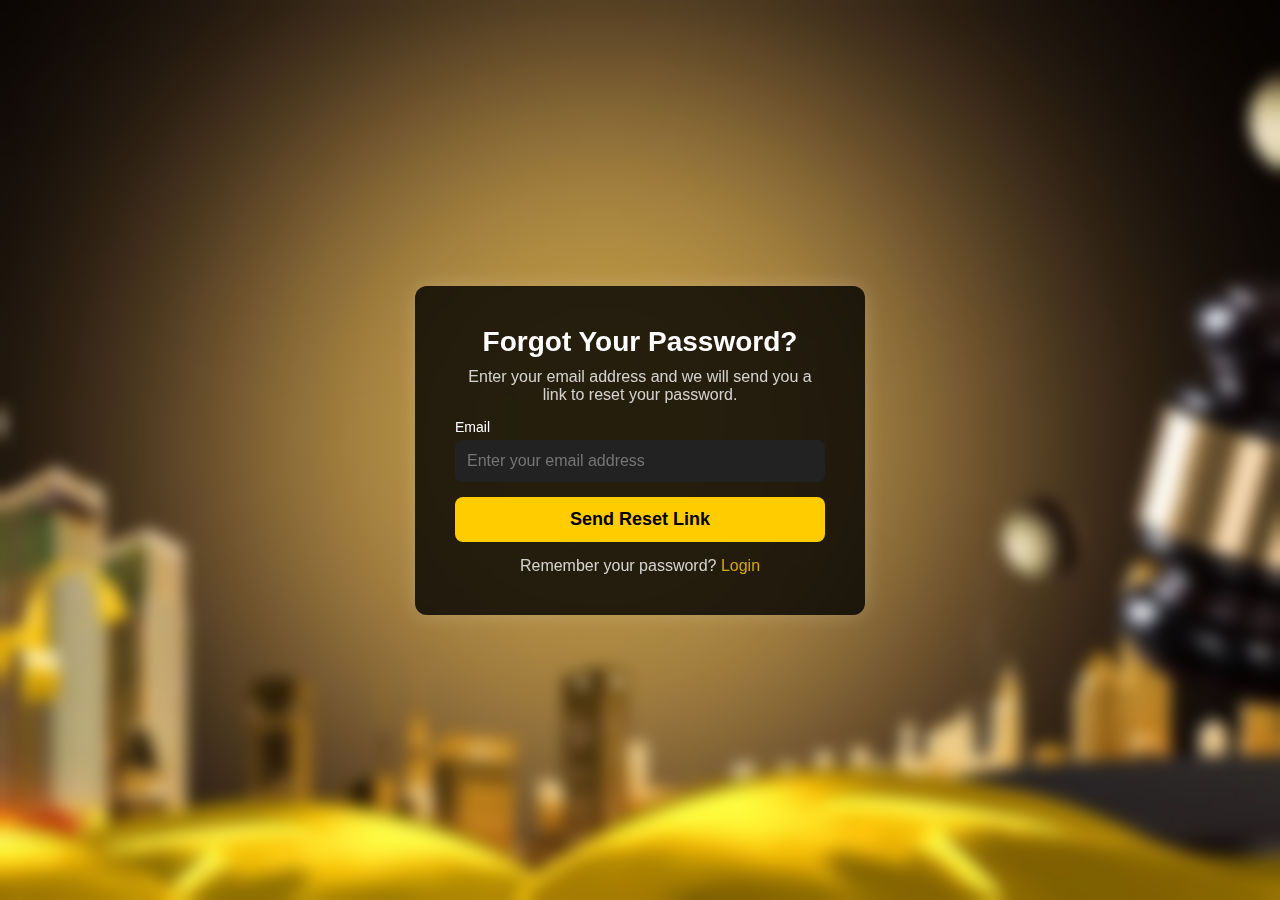
<file: Frontend/auth/forgot_pass.html>
<!DOCTYPE html>
<html lang="en">

<head>
    <meta charset="UTF-8">
    <meta name="viewport" content="width=device-width, initial-scale=1.0">
    <title>AuctionXpert - Forgot Password</title>
    <link rel="stylesheet" href="/Frontend/css/forgot_pass.css">
    <script defer src="/Frontend/js/forgot_pass.js"></script>
    <link rel="stylesheet" href="https://cdnjs.cloudflare.com/ajax/libs/font-awesome/6.4.2/css/all.min.css">
</head>

<body>

    <div class="forgot-password-container">
        <div class="forgot-password-box">
            <h2>Forgot Your Password?</h2>
            <p>Enter your email address and we will send you a link to reset your password.</p>

            <form id="forgotPasswordForm">
                <!-- Email Input -->
                <div class="input-group">
                    <label for="email">Email</label>
                    <input type="email" id="email" placeholder="Enter your email address" required>
                </div>

                <!-- Submit Button -->
                <button type="submit" class="reset-btn">Send Reset Link</button>

                <!-- Return to Login Link -->
                <p class="login-link">Remember your password? <a href="/Frontend/auth/login.html">Login</a></p>
            </form>
        </div>
    </div>

</body>

</html>
</file>
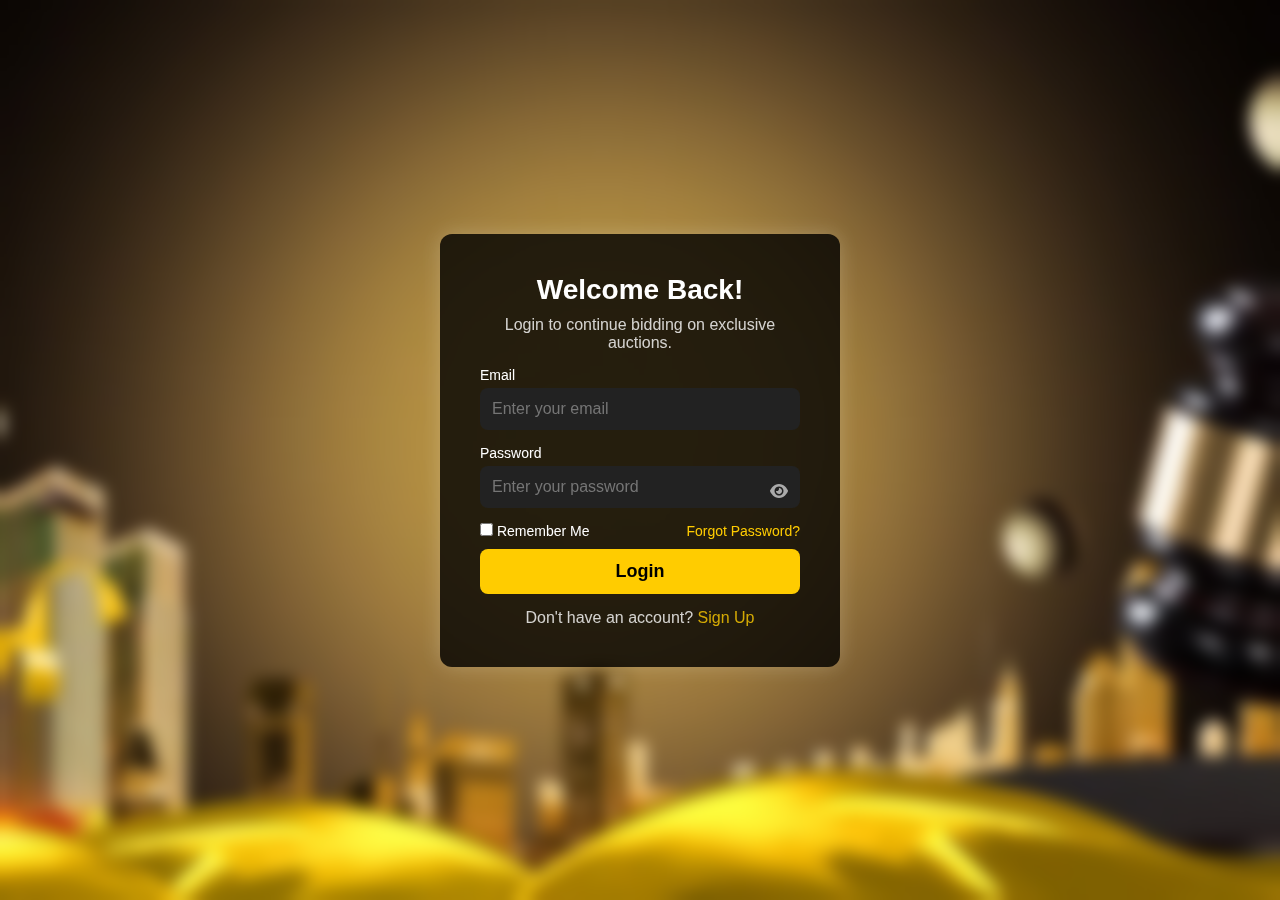
<file: Frontend/auth/login.html>
<!DOCTYPE html>
<html lang="en">

<head>
    <meta charset="UTF-8">
    <meta name="viewport" content="width=device-width, initial-scale=1.0">
    <title>AuctionXpert - Login</title>
    <link rel="stylesheet" href="/Frontend/css/login.css">
    <script defer src="/Frontend/js/login.js"></script>
    <link rel="stylesheet" href="https://cdnjs.cloudflare.com/ajax/libs/font-awesome/6.4.2/css/all.min.css">
</head>

<body>

    <div class="login-container">
        <div class="login-box">
            <h2>Welcome Back!</h2>
            <p>Login to continue bidding on exclusive auctions.</p>

            <form id="loginForm">
                <div class="input-group">
                    <label for="email">Email</label>
                    <input type="email" id="email" placeholder="Enter your email" required>
                </div>

                <div class="input-group password-group">
                    <label for="password">Password</label>
                    <input type="password" id="password" placeholder="Enter your password" required>
                    <i class="fa fa-eye" id="togglePassword"></i>
                </div>

                <div class="remember-forgot">
                    <label><input type="checkbox"> Remember Me</label>
                    <a href="/Frontend/auth/forgot_pass.html">Forgot Password?</a>
                </div>

                <button type="submit" class="login-btn">Login</button>

                <p class="register-link">Don't have an account? <a href="/Frontend/auth/signup.html">Sign Up</a></p>
            </form>
        </div>
    </div>

</body>

</html>
</file>
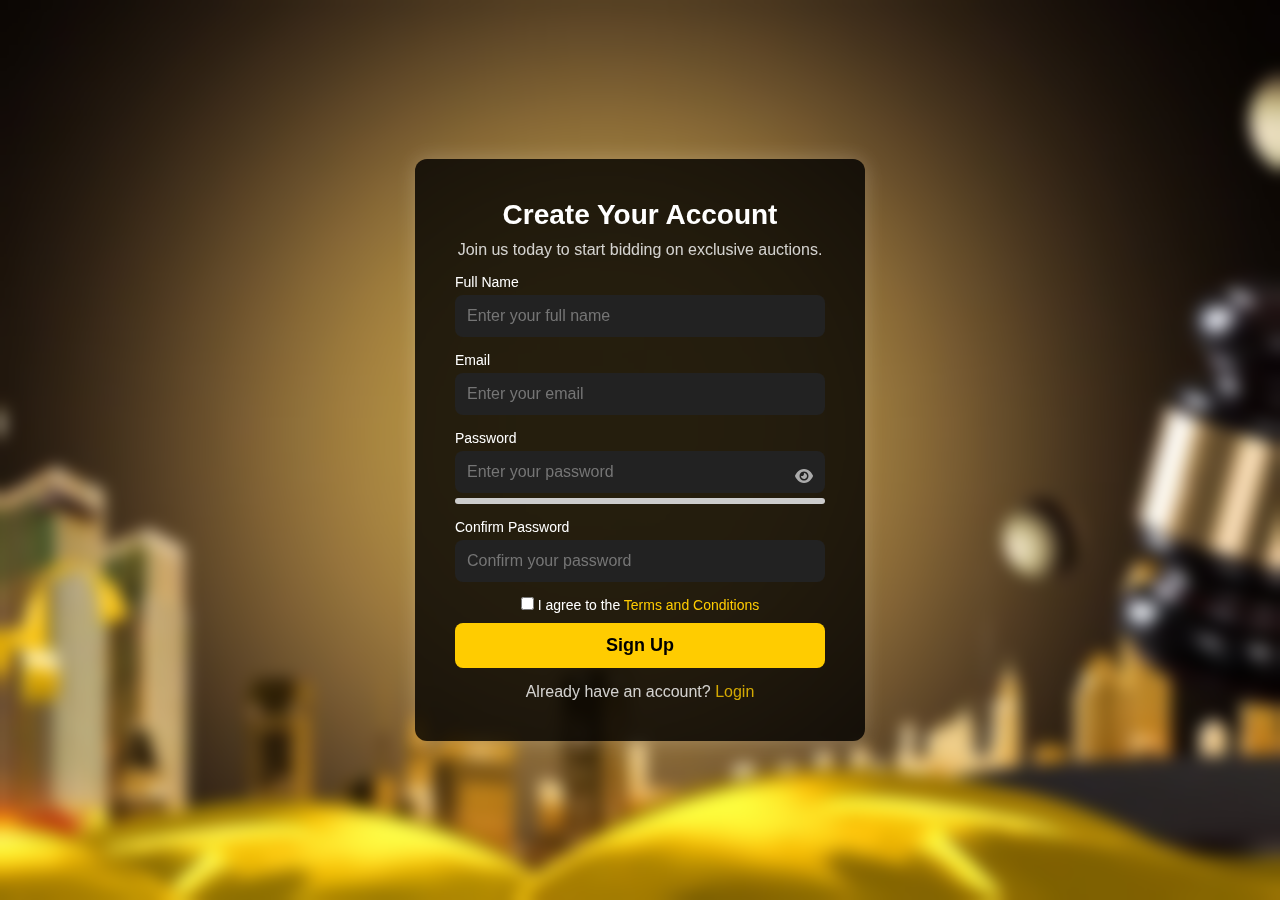
<file: Frontend/auth/signup.html>
<!DOCTYPE html>
<html lang="en">
<head>
    <meta charset="UTF-8">
    <meta name="viewport" content="width=device-width, initial-scale=1.0">
    <title>AuctionXpert - Sign Up</title>
    <link rel="stylesheet" href="/Frontend/css/signup.css">
    <script defer src="/Frontend/js/signup.js"></script>
    <link rel="stylesheet" href="https://cdnjs.cloudflare.com/ajax/libs/font-awesome/6.4.2/css/all.min.css">
</head>
<body>

    <div class="signup-container">
        <div class="signup-box">
            <h2>Create Your Account</h2>
            <p>Join us today to start bidding on exclusive auctions.</p>

            <form id="signupForm">
                <!-- Full Name -->
                <div class="input-group">
                    <label for="fullname">Full Name</label>
                    <input type="text" id="fullname" placeholder="Enter your full name" required>
                </div>

                <!-- Email -->
                <div class="input-group">
                    <label for="email">Email</label>
                    <input type="email" id="email" placeholder="Enter your email" required>
                </div>

                <!-- Password -->
                <div class="input-group password-group">
                    <label for="password">Password</label>
                    <input type="password" id="password" placeholder="Enter your password" required>
                    <i class="fa fa-eye" id="togglePassword"></i>
                    <div id="password-strength" class="strength-meter"></div>
                </div>

                <!-- Confirm Password -->
                <div class="input-group password-group">
                    <label for="confirm-password">Confirm Password</label>
                    <input type="password" id="confirm-password" placeholder="Confirm your password" required>
                </div>

                <div class="terms-checkbox">
                    <label><input type="checkbox" required> I agree to the <a href="#">Terms and Conditions</a></label>
                </div>

                <button type="submit" class="signup-btn">Sign Up</button>

                <p class="login-link">Already have an account? <a href="/Frontend/auth/login.html">Login</a></p>
            </form>
        </div>
    </div>

</body>
</html>
</file>
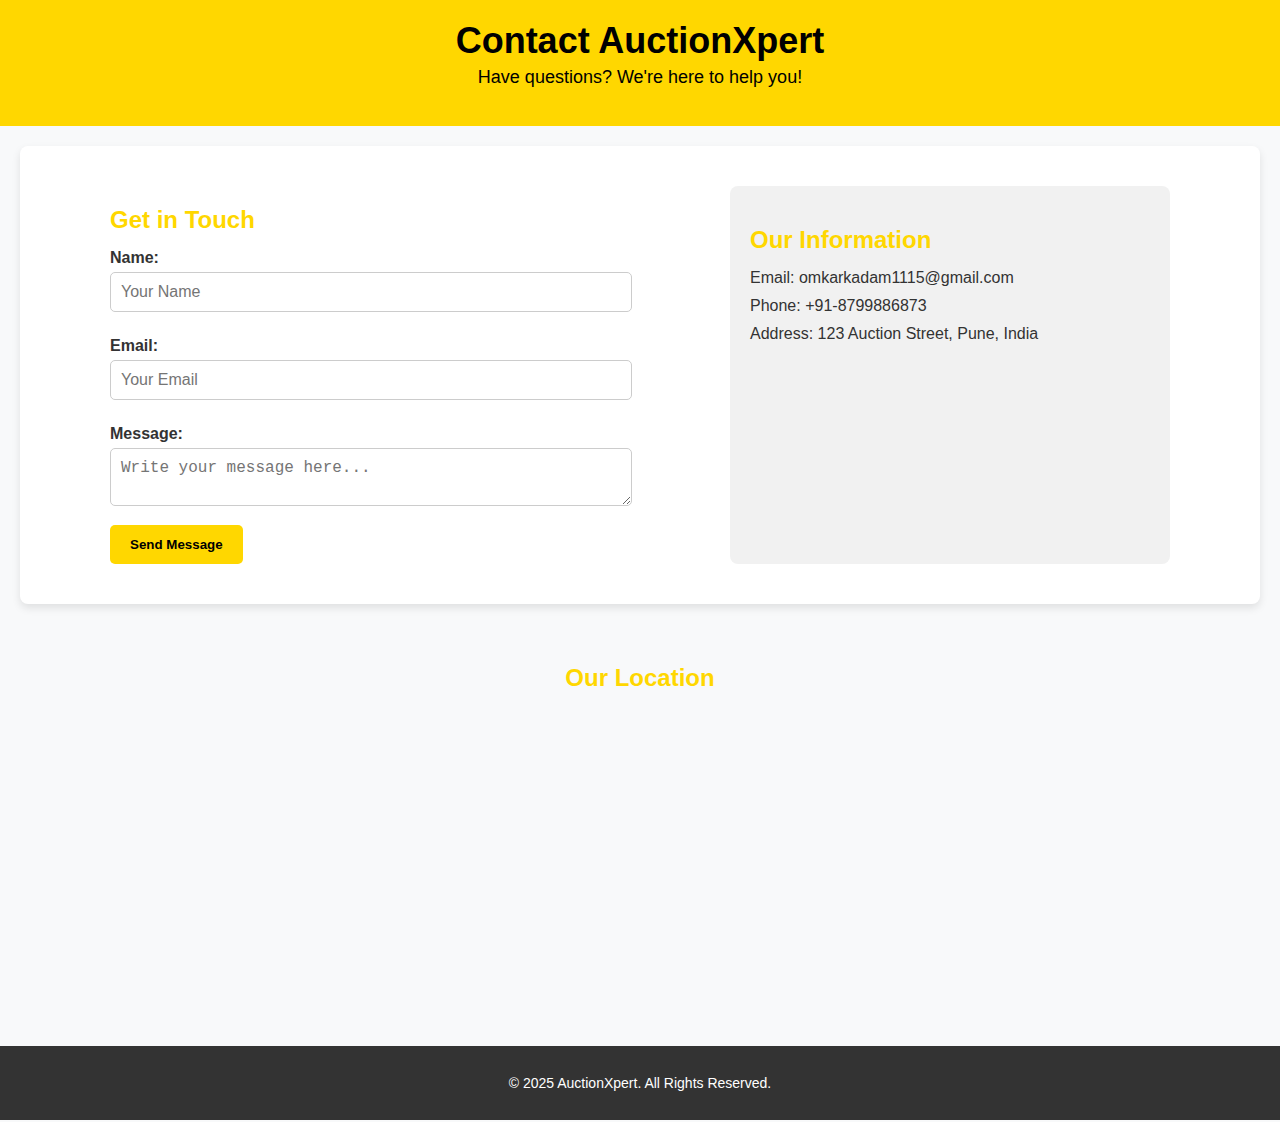
<file: Frontend/nav/contact.html>
<!DOCTYPE html>
<html lang="en">

<head>
    <meta charset="UTF-8">
    <meta name="viewport" content="width=device-width, initial-scale=1.0">
    <title>Contact Us - AuctionXpert</title>
    <link rel="stylesheet" href="/Frontend/css/contact.css">
</head>

<body>
    <header class="header">
        <h1>Contact AuctionXpert</h1>
        <p>Have questions? We're here to help you!</p>
    </header>

    <section class="contact-container">
        <div class="contact-form">
            <h2>Get in Touch</h2>
            <form id="contactForm">
                <label for="name">Name:</label>
                <input type="text" id="name" name="name" placeholder="Your Name" required>

                <label for="email">Email:</label>
                <input type="email" id="email" name="email" placeholder="Your Email" required>

                <label for="message">Message:</label>
                <textarea id="message" name="message" placeholder="Write your message here..." required></textarea>

                <button type="submit" class="submit-btn">Send Message</button>
            </form>
        </div>

        <div class="contact-info">
            <h2>Our Information</h2>
            <p>Email: omkarkadam1115@gmail.com</p>
            <p>Phone: +91-8799886873</p>
            <p>Address: 123 Auction Street, Pune, India</p>
        </div>
    </section>

    <section class="map-section">
        <h2>Our Location</h2>
        <iframe
            src="https://www.google.com/maps/embed?pb=!1m18!1m12!1m3!1d3782.3731875095873!2d73.8567!3d18.5204!2m3!1f0!2f0!3f0!3m2!1i1024!2i768!4f13.1!3m3!1m2!1s0x3bc2c08947b6b0df%3A0x1aa6e1b01e3d8ef0!2sPune%2C%20Maharashtra!5e0!3m2!1sen!2sin!4v1611317363131"
            width="100%" height="300" style="border:0;" allowfullscreen="" loading="lazy">
        </iframe>
    </section>

    <footer class="footer">
        <p>&copy; 2025 AuctionXpert. All Rights Reserved.</p>
    </footer>

    <script src="/Frontend/js/contact.js"></script>
</body>

</html>
</file>
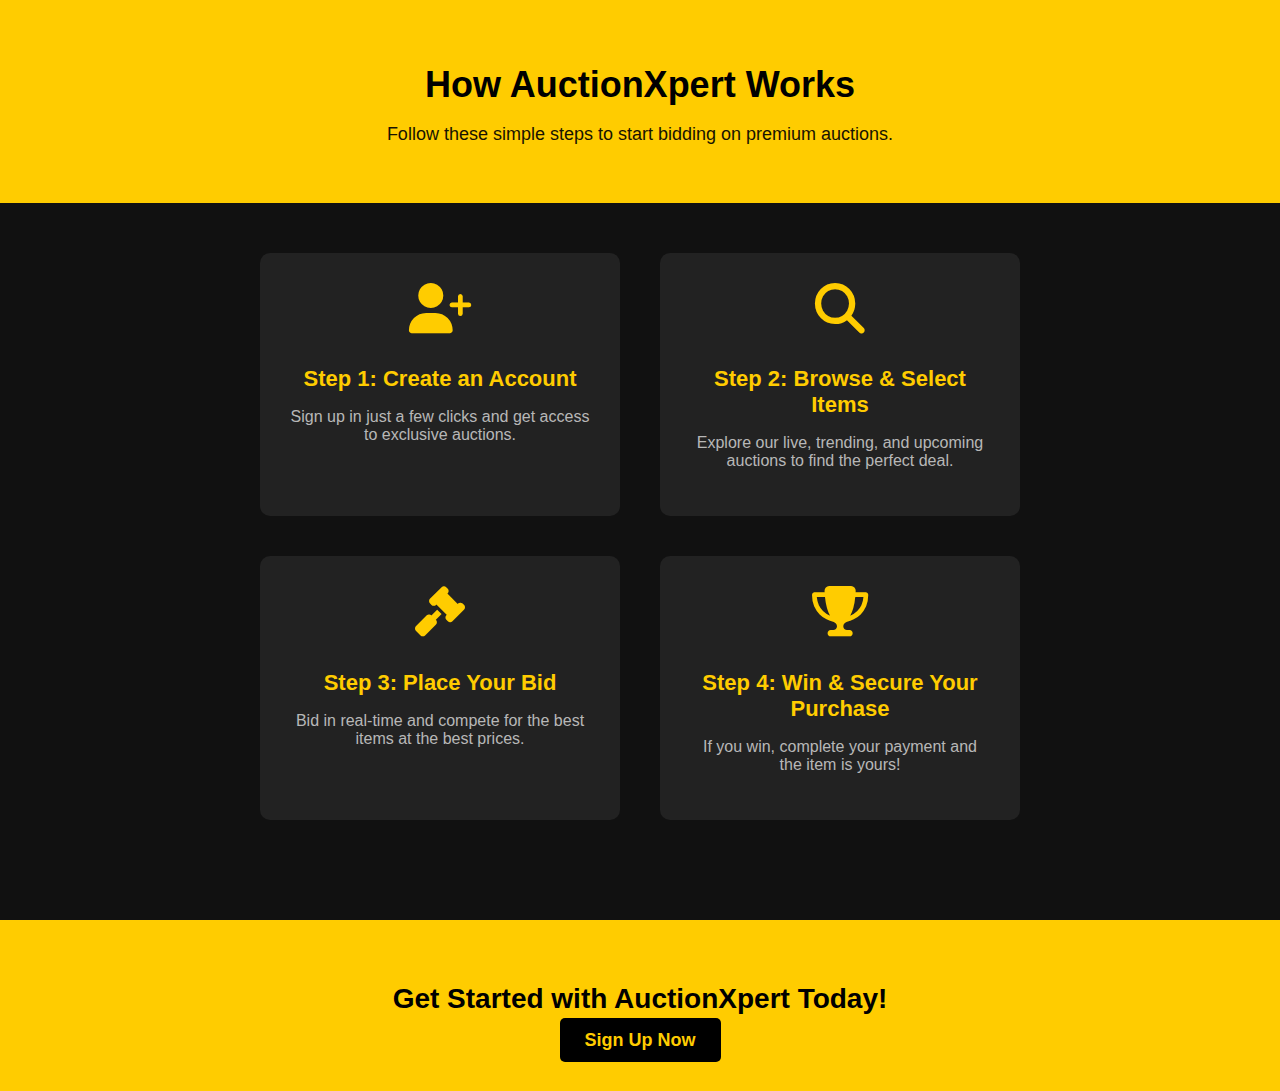
<file: Frontend/nav/how-it-works.html>
<!DOCTYPE html>
<html lang="en">

<head>
    <meta charset="UTF-8">
    <meta name="viewport" content="width=device-width, initial-scale=1.0">
    <title>How It Works - AuctionXpert</title>
    <link rel="stylesheet" href="/Frontend/css/how-it-work.css">
    <script defer src="/Frontend/js/how-it-works.js"></script>
    <link rel="stylesheet" href="https://cdnjs.cloudflare.com/ajax/libs/font-awesome/6.5.0/css/all.min.css">
</head>

<body>

    <!-- Header -->
    <header class="how-header">
        <h1>How AuctionXpert Works</h1>
        <p>Follow these simple steps to start bidding on premium auctions.</p>
    </header>

    <!-- Steps Section -->
    <section class="how-it-works">
        <div class="step">
            <i class="fas fa-user-plus step-icon"></i> <!-- Icon for Create Account -->
            <h2>Step 1: Create an Account</h2>
            <p>Sign up in just a few clicks and get access to exclusive auctions.</p>
        </div>
    
        <div class="step">
            <i class="fas fa-search step-icon"></i> <!-- Icon for Browse Items -->
            <h2>Step 2: Browse & Select Items</h2>
            <p>Explore our live, trending, and upcoming auctions to find the perfect deal.</p>
        </div>
    
        <div class="step">
            <i class="fas fa-gavel step-icon"></i> <!-- Icon for Place Your Bid -->
            <h2>Step 3: Place Your Bid</h2>
            <p>Bid in real-time and compete for the best items at the best prices.</p>
        </div>
    
        <div class="step">
            <i class="fas fa-trophy step-icon"></i> <!-- Icon for Win & Secure Purchase -->
            <h2>Step 4: Win & Secure Your Purchase</h2>
            <p>If you win, complete your payment and the item is yours!</p>
        </div>
    </section>
    

    <!-- Call to Action -->
    <div class="how-cta">
        <h2>Get Started with AuctionXpert Today!</h2>
        <a href="/Frontend/auth/signup.html" class="cta-btn">Sign Up Now</a>
    </div>

</body>

</html>
</file>
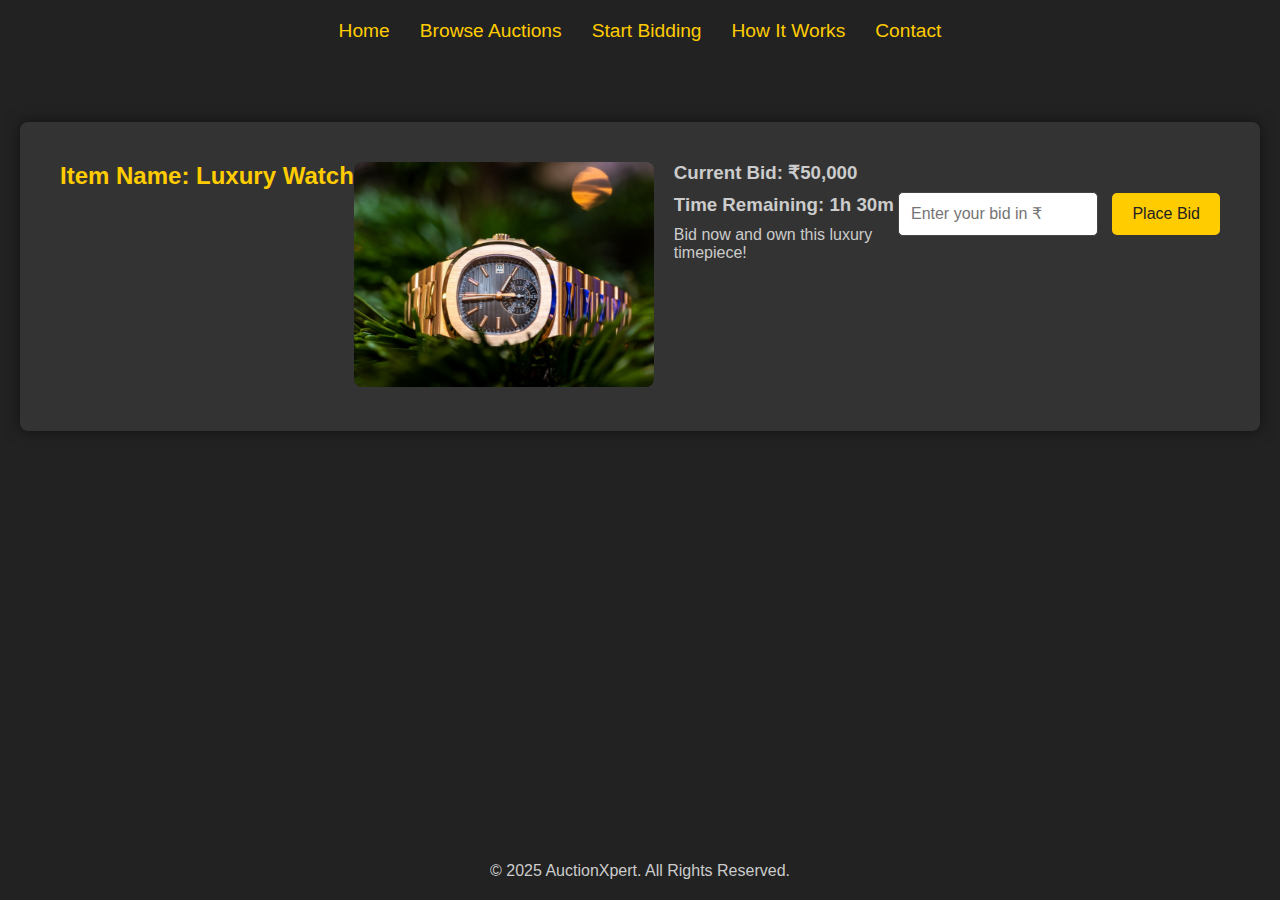
<file: Frontend/nav/mybid.html>
<!DOCTYPE html>
<html lang="en">

<head>
    <meta charset="UTF-8">
    <meta name="viewport" content="width=device-width, initial-scale=1.0">
    <title>AuctionXpert - Place Your Bid</title>
    <link rel="stylesheet" href="/Frontend/css/mybid.css">
    <link rel="icon" href="/assets/images/favicon.icon">
</head>

<body>
    <!-- Header Section -->
    <header class="header">
        <div class="container">
            <nav>
                <ul>
                    <li><a href="/Frontend/index.html">Home</a></li>
                    <li><a href="/Frontend/nav/Browse-Auctions.html">Browse Auctions</a></li>
                    <li><a href="/Frontend/nav/Start-Bidding.html">Start Bidding</a></li>
                    <li><a href="/Frontend/nav/how-it-works.html">How It Works</a></li>
                    <li><a href="/Frontend/nav/contact.html">Contact</a></li>
                </ul>
            </nav>
        </div>
    </header>

    <!-- Bid Page Content -->
    <section class="bid-page">
        <div class="container">
            <div class="auction-item">
                <h2>Item Name: Luxury Watch</h2>
                <div class="auction-details">
                    <div class="item-image">
                        <img src="/Frontend/img/Luxury_Watch.jpg" alt="Luxury Watch">
                    </div>
                    <div class="item-info">
                        <h3>Current Bid: ₹50,000</h3>
                        <h3>Time Remaining: <span id="time-left">1h 30m</span></h3>
                        <p>Bid now and own this luxury timepiece!</p>
                    </div>
                </div>
                <div class="bid-actions">
                    <input type="number" id="bid-amount" placeholder="Enter your bid in ₹">
                    <button class="place-bid-btn" onclick="placeBid()">Place Bid</button>
                </div>
            </div>
        </div>
    </section>

    <!-- Footer Section -->
    <footer class="footer">
        <div class="container">
            <p>&copy; 2025 AuctionXpert. All Rights Reserved.</p>
        </div>
    </footer>

    <script src="/Frontend/js/mybid.js"></script>
</body>

</html>
</file>
<file: Admin/css/main.css>
/* Dark theme color palette */
:root {
    --primary-color: #ffcc00;
    --background-dark: #222;
    --text-light: #fff;
    --icon-color: #ffcc00;
    --hover-dark: #333;
    --button-hover: #ffdb4d;
}

body {
    margin: 0;
    font-family: 'Arial', sans-serif;
    background-color: var(--background-dark);
    color: var(--text-light);
}

/* Admin Header */
.admin-header {
    display: flex;
    justify-content: space-between;
    align-items: center;
    padding: 15px 20px;
    background-color: var(--hover-dark);
    box-shadow: 0 2px 10px rgba(0, 0, 0, 0.5);
    position: fixed;
    width: 100%;
    top: 0;
    z-index: 100;
}

/* Logo */
.logo {
    font-size: 22px;
    font-weight: bold;
    color: var(--primary-color);
    display: flex;
    align-items: center;
}
.logo i {
    margin-right: 8px;
}

/* Navigation Links */
.nav-links a {
    color: var(--text-light);
    text-decoration: none;
    margin: 0 15px;
    font-size: 16px;
    display: inline-flex;
    align-items: center;
    transition: color 0.3s;
}
.nav-links a i {
    margin-right: 5px;
    color: var(--primary-color);
}
.nav-links a:hover {
    color: var(--primary-color);
}

/* Right Section */
.header-right {
    display: flex;
    align-items: center;
}

/* Dark Mode Button */
#darkModeToggle {
    background: transparent;
    border: none;
    color: var(--icon-color);
    font-size: 20px;
    cursor: pointer;
    margin-right: 15px;
}
#darkModeToggle:hover {
    color: var(--primary-color);
}

/* Notifications */
.notifications {
    position: relative;
    margin-right: 15px;
    cursor: pointer;
}
.notifications i {
    font-size: 20px;
    color: var(--icon-color);
}
.notification-badge {
    position: absolute;
    top: -5px;
    right: -8px;
    background: red;
    color: #fff;
    font-size: 12px;
    padding: 3px 6px;
    border-radius: 50%;
}

/* Profile */
.profile {
    display: flex;
    align-items: center;
    cursor: pointer;
}
.profile img {
    width: 35px;
    height: 35px;
    border-radius: 50%;
    margin-right: 8px;
}
.profile span {
    font-size: 16px;
}

/* Responsive */
@media (max-width: 768px) {
    .nav-links {
        display: none;
    }
    .admin-header {
        flex-direction: row;
        justify-content: space-between;
    }
}

/* Hero Section */
.hero-section {
    text-align: center;
    padding: 60px 20px;
    background: var(--hover-dark);
    box-shadow: 0px 4px 10px rgba(0, 0, 0, 0.2);
}

/* Hero Content */
.hero-content h1 {
    font-size: 36px;
    color: var(--primary-color);
    margin-bottom: 10px;
}
.hero-content p {
    font-size: 18px;
    color: var(--text-light);
    margin-bottom: 20px;
}

/* Hero Buttons */
.hero-buttons {
    display: flex;
    justify-content: center;
    gap: 15px;
}
.cta-btn {
    display: inline-flex;
    align-items: center;
    padding: 12px 20px;
    font-size: 16px;
    border-radius: 5px;
    text-decoration: none;
    transition: 0.3s;
}
.primary-btn {
    background: var(--primary-color);
    color: #222;
    font-weight: bold;
}
.secondary-btn {
    background: transparent;
    border: 2px solid var(--primary-color);
    color: var(--primary-color);
}
.primary-btn:hover, .secondary-btn:hover {
    background: var(--button-hover);
    color: #222;
}
.cta-btn i {
    margin-right: 8px;
}

/* Stats Container */
.stats-container {
    display: flex;
    justify-content: center;
    margin-top: 30px;
    flex-wrap: wrap;
    gap: 20px;
}
.stat-box {
    background: var(--background-dark);
    padding: 20px;
    border-radius: 8px;
    text-align: center;
    width: 200px;
    box-shadow: 0px 4px 10px rgba(0, 0, 0, 0.2);
    transition: 0.3s;
}
.stat-box i {
    font-size: 30px;
    color: var(--primary-color);
}
.stat-box h2 {
    font-size: 24px;
    margin: 10px 0;
}
.stat-box p {
    font-size: 14px;
    color: var(--text-light);
}
.stat-box:hover {
    transform: scale(1.05);
}

/* Responsive Design */
@media (max-width: 768px) {
    .hero-buttons {
        flex-direction: column;
    }
    .stats-container {
        flex-direction: column;
        align-items: center;
    }
}


/* Live Auction Monitoring Section */
.live-auction-monitor {
    text-align: center;
    padding: 40px 20px;
    background: var(--hover-dark);
    box-shadow: 0px 4px 10px rgba(0, 0, 0, 0.2);
}

.live-auction-monitor h1 {
    font-size: 28px;
    color: var(--primary-color);
    margin-bottom: 10px;
}
.live-auction-monitor p {
    font-size: 16px;
    color: var(--text-light);
    margin-bottom: 20px;
}

/* Auction Table */
.auction-table {
    margin: 0 auto;
    max-width: 90%;
    overflow-x: auto;
}

table {
    width: 100%;
    border-collapse: collapse;
    background: var(--background-dark);
    box-shadow: 0px 4px 10px rgba(0, 0, 0, 0.2);
}

th, td {
    padding: 12px;
    text-align: center;
    border-bottom: 1px solid var(--hover-dark);
}
th {
    background: var(--primary-color);
    color: #222;
    font-weight: bold;
}
td {
    color: var(--text-light);
}

/* Status Labels */
.status {
    padding: 6px 10px;
    border-radius: 4px;
    font-weight: bold;
}
.active { background: #28a745; color: white; }
.ending-soon { background: #ffcc00; color: #222; }
.closed { background: #dc3545; color: white; }

/* Action Buttons */
.action-btn {
    display: inline-block;
    padding: 8px 12px;
    font-size: 14px;
    text-decoration: none;
    border-radius: 4px;
    transition: 0.3s;
}
.view-btn { background: var(--primary-color); color: #222; }
.view-btn:hover { background: var(--button-hover); }
.stop-btn { background: #dc3545; color: white; }
.stop-btn:hover { background: #ff0000; }

/* Responsive Design */
@media (max-width: 768px) {
    .auction-table {
        overflow-x: scroll;
    }
}

/* Manage Users Section */
.manage-users {
    text-align: center;
    padding: 40px 20px;
    background: var(--hover-dark);
    box-shadow: 0px 4px 10px rgba(0, 0, 0, 0.2);
}

.manage-users h1 {
    font-size: 28px;
    color: var(--primary-color);
    margin-bottom: 10px;
}

.manage-users p {
    font-size: 16px;
    color: var(--text-light);
    margin-bottom: 20px;
}

/* Search Bar */
.user-controls {
    text-align: center;
    margin-bottom: 20px;
}

.user-controls input {
    width: 60%;
    padding: 10px;
    font-size: 16px;
    border: none;
    border-radius: 5px;
    outline: none;
    background: var(--background-dark);
    color: var(--text-light);
    border: 2px solid var(--primary-color);
}

.user-controls input:focus {
    border: 2px solid var(--button-hover);
}

/* Users Table */
.users-table {
    margin: 0 auto;
    max-width: 90%;
    overflow-x: auto;
}

table {
    width: 100%;
    border-collapse: collapse;
    background: var(--background-dark);
    box-shadow: 0px 4px 10px rgba(0, 0, 0, 0.2);
}

th, td {
    padding: 12px;
    text-align: center;
    border-bottom: 1px solid var(--hover-dark);
}

th {
    background: var(--primary-color);
    color: #222;
    font-weight: bold;
}

td {
    color: var(--text-light);
}

/* Status Labels */
.status {
    padding: 6px 10px;
    border-radius: 4px;
    font-weight: bold;
}

.active { background: #28a745; color: white; }
.suspended { background: #ffcc00; color: #222; }
.banned { background: #dc3545; color: white; }

/* Action Buttons */
.action-btn {
    display: inline-block;
    padding: 8px 12px;
    font-size: 14px;
    text-decoration: none;
    border-radius: 4px;
    transition: 0.3s;
}

.block-btn { background: #dc3545; color: white; }
.block-btn:hover { background: #ff0000; }

.unblock-btn { background: var(--primary-color); color: #222; }
.unblock-btn:hover { background: var(--button-hover); }

/* Responsive Design */
@media (max-width: 768px) {
    .users-table {
        overflow-x: scroll;
    }
}

/* Manage Auctions Section */
.manage-auctions {
    text-align: center;
    padding: 40px 20px;
    background: var(--hover-dark);
    box-shadow: 0px 4px 10px rgba(0, 0, 0, 0.2);
}

.manage-auctions h1 {
    font-size: 28px;
    color: var(--primary-color);
    margin-bottom: 10px;
}

.manage-auctions p {
    font-size: 16px;
    color: var(--text-light);
    margin-bottom: 20px;
}

/* Controls */
.auction-controls {
    display: flex;
    justify-content: center;
    gap: 15px;
    margin-bottom: 20px;
}

.auction-controls input {
    padding: 10px;
    font-size: 16px;
    border: none;
    border-radius: 5px;
    background: var(--background-dark);
    color: var(--text-light);
    border: 2px solid var(--primary-color);
}

.auction-controls .add-auction-btn {
    background: var(--primary-color);
    color: var(--background-dark);
    padding: 10px 15px;
    font-size: 16px;
    border-radius: 5px;
    border: none;
    cursor: pointer;
}

.auction-controls .add-auction-btn:hover {
    background: var(--button-hover);
}

/* Auctions Table */
.auctions-table {
    margin: 0 auto;
    max-width: 90%;
    overflow-x: auto;
}

table {
    width: 100%;
    border-collapse: collapse;
    background: var(--background-dark);
}

th, td {
    padding: 12px;
    text-align: center;
    border-bottom: 1px solid var(--hover-dark);
}

th {
    background: var(--primary-color);
    color: #222;
    font-weight: bold;
}

td {
    color: var(--text-light);
}

/* Modal */
.modal {
    display: none;
    position: fixed;
    top: 0;
    left: 0;
    width: 100%;
    height: 100%;
    background: rgba(0, 0, 0, 0.8);
    display: flex;
    justify-content: center;
    align-items: center;
}

.modal-content {
    background: var(--hover-dark);
    padding: 20px;
    width: 300px;
    text-align: center;
    border-radius: 5px;
}

.modal-content h2 {
    color: var(--primary-color);
}

.modal-content input, select {
    width: 90%;
    padding: 8px;
    margin: 10px 0;
    border: none;
    border-radius: 5px;
}

.modal-content button {
    background: var(--primary-color);
    color: var(--background-dark);
    padding: 10px;
    border: none;
    border-radius: 5px;
    cursor: pointer;
}

.modal-content button:hover {
    background: var(--button-hover);
}

.close-btn {
    color: white;
    float: right;
    font-size: 20px;
    cursor: pointer;
}

/* Bidding History Section */
.bidding-history {
    text-align: center;
    padding: 40px 20px;
    background: var(--hover-dark);
    box-shadow: 0px 4px 10px rgba(0, 0, 0, 0.2);
}

.bidding-history h1 {
    font-size: 28px;
    color: var(--primary-color);
    margin-bottom: 10px;
}

.bidding-history p {
    font-size: 16px;
    color: var(--text-light);
    margin-bottom: 20px;
}

/* Controls */
.history-controls {
    display: flex;
    justify-content: center;
    margin-bottom: 20px;
}

.history-controls input {
    padding: 10px;
    font-size: 16px;
    border: none;
    border-radius: 5px;
    background: var(--background-dark);
    color: var(--text-light);
    border: 2px solid var(--primary-color);
    width: 50%;
}

/* History Table */
.history-table {
    margin: 0 auto;
    max-width: 90%;
    overflow-x: auto;
}

table {
    width: 100%;
    border-collapse: collapse;
    background: var(--background-dark);
}

th, td {
    padding: 12px;
    text-align: center;
    border-bottom: 1px solid var(--hover-dark);
}

th {
    background: var(--primary-color);
    color: #222;
    font-weight: bold;
}

td {
    color: var(--text-light);
}

/* Reports Section */
.reports-analytics {
    text-align: center;
    padding: 40px 20px;
}

.reports-analytics h1 {
    font-size: 28px;
    color: var(--primary-color);
    margin-bottom: 10px;
}

.reports-analytics p {
    font-size: 16px;
    color: var(--text-light);
    margin-bottom: 30px;
}

/* Summary Cards */
.report-cards {
    display: flex;
    justify-content: center;
    gap: 20px;
    flex-wrap: wrap;
    margin-bottom: 40px;
}

.card {
    background: var(--hover-dark);
    padding: 20px;
    border-radius: 10px;
    text-align: center;
    width: 220px;
    box-shadow: 0 4px 10px rgba(0, 0, 0, 0.2);
    transition: transform 0.3s ease-in-out;
}

.card:hover {
    transform: scale(1.05);
}

.card i {
    font-size: 40px;
    color: var(--primary-color);
    margin-bottom: 10px;
}

.card h2 {
    font-size: 18px;
    color: var(--text-light);
}

.card p {
    font-size: 20px;
    font-weight: bold;
    color: var(--primary-color);
}

/* Charts Section */
.charts {
    display: flex;
    justify-content: center;
    flex-wrap: wrap;
    gap: 40px;
}

.chart-container {
    width: 45%;
    background: var(--hover-dark);
    padding: 20px;
    border-radius: 10px;
    box-shadow: 0 4px 10px rgba(0, 0, 0, 0.2);
}

.chart-container h3 {
    color: var(--primary-color);
    margin-bottom: 10px;
}

canvas {
    width: 100%;
}

/* Reports Section */
.reports {
    text-align: center;
    padding: 40px 20px;
    background: var(--hover-dark);
    box-shadow: 0px 4px 10px rgba(0, 0, 0, 0.2);
}

.reports h1 {
    font-size: 28px;
    color: var(--primary-color);
    margin-bottom: 10px;
}

.reports p {
    font-size: 16px;
    color: var(--text-light);
    margin-bottom: 20px;
}

/* Filters */
.report-filters {
    display: flex;
    justify-content: center;
    margin-bottom: 20px;
}

.report-filters input {
    padding: 10px;
    font-size: 16px;
    border: none;
    border-radius: 5px;
    background: var(--background-dark);
    color: var(--text-light);
    border: 2px solid var(--primary-color);
    width: 50%;
}

/* Report Cards */
.report-cards {
    display: grid;
    grid-template-columns: repeat(auto-fit, minmax(200px, 1fr));
    gap: 20px;
    padding: 20px;
    max-width: 90%;
    margin: auto;
}

.card {
    background: var(--background-dark);
    padding: 20px;
    border-radius: 8px;
    text-align: center;
    border: 2px solid var(--primary-color);
    transition: 0.3s ease-in-out;
}

.card:hover {
    background: var(--hover-dark);
}

.card i {
    font-size: 30px;
    color: var(--icon-color);
    margin-bottom: 10px;
}

.card h2 {
    font-size: 18px;
    color: var(--primary-color);
}

.card p {
    font-size: 20px;
    font-weight: bold;
    color: var(--text-light);
}

/* Report Table */
.report-table {
    margin: 0 auto;
    max-width: 90%;
    overflow-x: auto;
}

table {
    width: 100%;
    border-collapse: collapse;
    background: var(--background-dark);
}

th, td {
    padding: 12px;
    text-align: center;
    border-bottom: 1px solid var(--hover-dark);
}

th {
    background: var(--primary-color);
    color: #222;
    font-weight: bold;
}

td {
    color: var(--text-light);
}

/* CTA Section */
.cta {
    background-color: var(--background-dark);
    padding: 60px 20px;
    text-align: center;
    border-radius: 10px;
    box-shadow: 0px 4px 10px rgba(0, 0, 0, 0.5);
}

.cta h2 {
    font-size: 32px;
    color: var(--primary-color);
    margin-bottom: 20px;
}

.cta p {
    font-size: 18px;
    color: var(--text-light);
    margin-bottom: 40px;
}

/* CTA Buttons */
.cta-buttons {
    display: flex;
    justify-content: center;
    gap: 20px;
}

.cta-btn {
    background-color: var(--primary-color);
    border: none;
    padding: 15px 30px;
    font-size: 16px;
    color: #222;
    border-radius: 8px;
    cursor: pointer;
    display: flex;
    align-items: center;
    gap: 10px;
    transition: 0.3s ease-in-out;
}

.cta-btn i {
    font-size: 18px;
}

.cta-btn:hover {
    background-color: var(--button-hover);
}

/* Button Hover Effect */
.cta-btn:active {
    background-color: var(--hover-dark);
}

/* Footer Styles */
.admin-footer {
    background-color: var(--background-dark);
    color: var(--text-light);
    padding: 40px 20px;
    text-align: center;
    border-top: 2px solid var(--primary-color);
    position: relative;
    width: 100%;
    bottom: 0;
}

/* Footer Content Layout */
.footer-content {
    display: flex;
    flex-wrap: wrap;
    justify-content: space-between;
    align-items: flex-start;
    max-width: 1200px;
    margin: auto;
    text-align: left;
}

/* Footer Left Section */
.footer-left {
    flex: 1;
    min-width: 250px;
}

.footer-left h3 {
    font-size: 22px;
    color: var(--primary-color);
}

.footer-left p {
    font-size: 16px;
    margin-top: 10px;
}

/* Footer Links */
.footer-links {
    flex: 1;
    min-width: 250px;
}

.footer-links h4 {
    font-size: 20px;
    color: var(--primary-color);
    margin-bottom: 10px;
}

.footer-links ul {
    list-style: none;
    padding: 0;
}

.footer-links ul li {
    margin: 8px 0;
}

.footer-links ul li a {
    color: var(--text-light);
    text-decoration: none;
    font-size: 16px;
    transition: 0.3s;
    display: flex;
    align-items: center;
    gap: 10px;
}

.footer-links ul li a:hover {
    color: var(--primary-color);
}

/* Footer Right Section */
.footer-right {
    flex: 1;
    min-width: 250px;
}

.footer-right h4 {
    font-size: 20px;
    color: var(--primary-color);
    margin-bottom: 10px;
}

.footer-right p {
    font-size: 16px;
    margin: 5px 0;
    display: flex;
    align-items: center;
    gap: 10px;
}

/* Footer Bottom */
.footer-bottom {
    text-align: center;
    margin-top: 30px;
    padding-top: 15px;
    border-top: 1px solid var(--primary-color);
    font-size: 14px;
}

/* Scroll to Top Button */
.scroll-top-btn {
    position: fixed;
    bottom: 20px;
    right: 20px;
    background-color: var(--primary-color);
    color: var(--background-dark);
    border: none;
    padding: 10px 15px;
    font-size: 18px;
    border-radius: 5px;
    cursor: pointer;
    display: none;
    transition: 0.3s ease-in-out;
}

.scroll-top-btn:hover {
    background-color: var(--hover-dark);
    color: var(--primary-color);
}

/* Responsive Design */
@media screen and (max-width: 768px) {
    .footer-content {
        flex-direction: column;
        text-align: center;
    }

    .footer-left, .footer-links, .footer-right {
        margin-bottom: 20px;
    }
}
</file>
<file: Admin/css/dashboard.css>
*{
    margin: 0;
    padding: 0;
    
}


:root {
    --primary-color: #ffcc00;
    --background-dark: #222;
    --text-light: #fff;
    --hover-dark: #333;
}

/* Admin Header */
.admin-header {
    background-color: var(--background-dark);
    color: var(--text-light);
    display: flex;
    justify-content: space-between;
    align-items: center;
    padding: 15px 20px;
    box-shadow: 0 2px 5px rgba(255, 204, 0, 0.2);
    position: fixed;
    top: 0;
    width: 100%;
    z-index: 1000;
}

/* Logo */
.logo {
    display: flex;
    align-items: center;
    font-size: 22px;
    font-weight: bold;
    color: var(--primary-color);
}

.logo i {
    margin-right: 8px;
}

/* Search Bar */
.search-bar {
    display: flex;
    align-items: center;
    background: var(--hover-dark);
    border-radius: 5px;
    padding: 5px;
}

.search-bar input {
    background: transparent;
    border: none;
    padding: 8px;
    color: var(--text-light);
    outline: none;
    width: 200px;
}

.search-bar button {
    background: none;
    border: none;
    color: var(--primary-color);
    cursor: pointer;
}

/* Navigation */
nav ul {
    display: flex;
    list-style: none;
}

nav ul li {
    margin: 0 15px;
}

nav ul li a {
    color: var(--text-light);
    text-decoration: none;
    font-size: 16px;
    display: flex;
    align-items: center;
    gap: 8px;
    transition: 0.3s;
}

nav ul li a:hover {
    color: var(--primary-color);
}

/* Profile Dropdown */
.profile-dropdown {
    position: relative;
}

.profile-btn {
    background: none;
    border: none;
    color: var(--text-light);
    font-size: 16px;
    display: flex;
    align-items: center;
    cursor: pointer;
}

.profile-btn i {
    margin-left: 5px;
}

/* Dropdown Menu */
.dropdown-menu {
    display: none;
    position: absolute;
    top: 40px;
    right: 0;
    background: var(--hover-dark);
    border-radius: 5px;
    box-shadow: 0 5px 10px rgba(0, 0, 0, 0.2);
    list-style: none;
    padding: 10px 0;
    width: 150px;
}

.dropdown-menu li {
    padding: 10px;
    text-align: left;
}

.dropdown-menu li a {
    color: var(--text-light);
    text-decoration: none;
    display: flex;
    align-items: center;
    gap: 8px;
}

.dropdown-menu li:hover {
    background: var(--primary-color);
}

/* Show Dropdown */
.profile-dropdown:hover .dropdown-menu {
    display: block;
}

/* Responsive */
@media (max-width: 768px) {
    .admin-header {
        flex-direction: column;
        align-items: center;
    }

    nav ul {
        flex-direction: column;
        text-align: center;
    }

    nav ul li {
        margin: 10px 0;
    }

    .search-bar input {
        width: 150px;
    }
}

/* Hero Section */
.admin-hero {
    background-color: var(--background-dark);
    color: var(--text-light);
    text-align: center;
    padding: 60px 20px;
    border-bottom: 3px solid var(--primary-color);
}

/* Hero Content */
.hero-content h1 {
    font-size: 36px;
    font-weight: bold;
}

.hero-content h1 span {
    color: var(--primary-color);
}

.hero-content p {
    font-size: 18px;
    margin-top: 10px;
}

/* Stats Section */
.stats-container {
    display: flex;
    justify-content: center;
    gap: 20px;
    margin-top: 30px;
    flex-wrap: wrap;
}

.stat-box {
    background: var(--hover-dark);
    padding: 20px;
    border-radius: 10px;
    text-align: center;
    width: 200px;
    transition: 0.3s;
    box-shadow: 0 5px 10px rgba(255, 204, 0, 0.2);
}

.stat-box:hover {
    transform: translateY(-5px);
}

.stat-box i {
    font-size: 40px;
    color: var(--primary-color);
    margin-bottom: 10px;
}

.stat-box h3 {
    font-size: 24px;
    margin: 5px 0;
}

.stat-box p {
    font-size: 14px;
    color: #ccc;
}

/* Responsive Design */
@media (max-width: 768px) {
    .stats-container {
        flex-direction: column;
        align-items: center;
    }
    
    .stat-box {
        width: 80%;
    }
}

/* Live Auction Monitoring Section */
.live-auction-monitoring {
    background-color: var(--background-dark);
    color: var(--text-light);
    text-align: center;
    padding: 50px 20px;
    border-bottom: 3px solid var(--primary-color);
}

.live-auction-monitoring h2 {
    font-size: 28px;
    margin-bottom: 10px;
}

.live-auction-monitoring p {
    font-size: 16px;
    color: #ccc;
}

/* Auction List */
.auction-list {
    display: flex;
    justify-content: center;
    flex-wrap: wrap;
    gap: 20px;
    margin-top: 30px;
}

/* Auction Item */
.auction-item {
    background: var(--hover-dark);
    padding: 20px;
    border-radius: 10px;
    width: 300px;
    text-align: left;
    border: 1px solid var(--border-light);
    transition: 0.3s;
}

.auction-item:hover {
    transform: scale(1.05);
    box-shadow: 0 5px 15px rgba(255, 204, 0, 0.3);
}

.auction-item img {
    width: 100%;
    border-radius: 10px;
    margin-bottom: 15px;
}

.item-details h3 {
    font-size: 18px;
    margin-bottom: 5px;
    color: var(--primary-color);
}

.item-details p {
    font-size: 14px;
    margin: 5px 0;
    color: #ccc;
}

.item-details .current-bid {
    font-weight: bold;
    color: var(--primary-color);
}

.item-details .time-left {
    font-weight: bold;
    color: #ff4747;
}

/* Admin Controls */
.admin-controls {
    margin-top: 10px;
    display: flex;
    justify-content: space-between;
}

.admin-controls button {
    background: var(--primary-color);
    color: #222;
    border: none;
    padding: 8px 12px;
    border-radius: 5px;
    cursor: pointer;
    font-size: 14px;
    transition: 0.3s;
}

.admin-controls button i {
    margin-right: 5px;
}

.admin-controls button:hover {
    background: #e6b800;
}

/* Responsive Design */
@media (max-width: 768px) {
    .auction-list {
        flex-direction: column;
        align-items: center;
    }

    .auction-item {
        width: 80%;
    }
}

/* Manage Users Section */
.manage-users {
    background-color: var(--background-dark);
    color: var(--text-light);
    text-align: center;
    padding: 50px 20px;
    border-bottom: 3px solid var(--primary-color);
}

.manage-users h2 {
    font-size: 28px;
    margin-bottom: 10px;
}

.manage-users p {
    font-size: 16px;
    color: #ccc;
}

/* Search & Filter Bar */
.user-search {
    display: flex;
    justify-content: center;
    gap: 10px;
    margin: 20px 0;
}

.user-search input, .user-search select {
    padding: 10px;
    border: 1px solid var(--border-light);
    border-radius: 5px;
    background: var(--hover-dark);
    color: var(--text-light);
}

.user-search input:focus, .user-search select:focus {
    border-color: var(--primary-color);
}

/* User Table */
.user-table {
    width: 100%;
    max-width: 900px;
    margin: auto;
    border-collapse: collapse;
}

.user-table th, .user-table td {
    padding: 15px;
    border: 1px solid var(--border-light);
    text-align: center;
}

.user-table th {
    background: var(--primary-color);
    color: #222;
}

.user-table tr:nth-child(even) {
    background: var(--hover-dark);
}

.user-table tr:hover {
    background: rgba(255, 204, 0, 0.2);
}

/* User Status */
.status {
    padding: 5px 10px;
    border-radius: 5px;
    font-weight: bold;
}

.status.active {
    background: #4caf50;
    color: #fff;
}

.status.inactive {
    background: #ff4747;
    color: #fff;
}

/* Action Buttons */
.edit-user, .block-user, .delete-user {
    background: none;
    border: none;
    cursor: pointer;
    font-size: 16px;
    padding: 5px;
}

.edit-user { color: #4caf50; }
.block-user { color: #ffcc00; }
.delete-user { color: #ff4747; }

.edit-user:hover, .block-user:hover, .delete-user:hover {
    opacity: 0.7;
}

/* Responsive Design */
@media (max-width: 768px) {
    .user-search {
        flex-direction: column;
        align-items: center;
    }

    .user-table {
        font-size: 14px;
    }
}
</file>
<file: Admin/css/admin-login.css>
/* Theme Colors */
:root {
    --primary-color: #ffcc00;
    --background-dark: #222;
    --text-light: #fff;
    --hover-dark: #333;
    --border-light: rgba(255, 255, 255, 0.2);
}

/* General Styles */
body {
    background-color: var(--background-dark);
    color: var(--text-light);
    font-family: "Poppins", sans-serif;
    display: flex;
    justify-content: center;
    align-items: center;
    height: 100vh;
    margin: 0;
}

/* Wrapper for Full Page Centering */
.login-wrapper {
    width: 100%;
    max-width: 400px;
}

/* Login Container */
.login-container {
    background: #2c2c2c;
    padding: 30px;
    border-radius: 12px;
    box-shadow: 0 0 15px rgba(255, 255, 255, 0.1);
    text-align: center;
    width: 100%;
}

/* Login Title */
.login-container h2 {
    margin-bottom: 20px;
    font-size: 24px;
    color: var(--primary-color);
}

/* Input Groups */
.input-group {
    position: relative;
    margin-bottom: 15px;
}

.input-group i {
    position: absolute;
    left: 10px;
    top: 50%;
    transform: translateY(-50%);
    color: var(--primary-color);
}

.input-group input {
    width: 80%;
    padding: 12px 40px;
    background: #444;
    border: 1px solid var(--border-light);
    color: var(--text-light);
    border-radius: 8px;
    transition: 0.3s;
}

.input-group input:focus {
    border-color: var(--primary-color);
    box-shadow: 0 0 8px var(--primary-color);
    outline: none;
}

/* Password Toggle */
.toggle-password {
    position: absolute;
    right: 10px;
    cursor: pointer;
    color: var(--primary-color);
    transition: 0.3s;
}

.toggle-password:hover {
    color: #ffeb99;
}

/* Login Button */
button {
    width: 100%;
    padding: 12px;
    background-color: var(--primary-color);
    color: black;
    font-size: 16px;
    border: none;
    border-radius: 8px;
    cursor: pointer;
    margin-top: 10px;
    transition: 0.3s ease;
}

button:hover {
    background-color: #e6b800;
    transform: scale(1.05);
}

/* Forgot Password */
p {
    margin-top: 15px;
}

p a {
    color: var(--primary-color);
    text-decoration: none;
    transition: 0.3s;
}

p a:hover {
    text-decoration: underline;
}

/* Error Message */
.error {
    border: 2px solid red !important;
}

/* Responsive */
@media (max-width: 400px) {
    .login-container {
        width: 90%;
    }
}
</file>
<file: Admin/css/admin-register.css>
/* Theme Colors */
:root {
    --primary-color: #ffcc00;
    --background-dark: #222;
    --text-light: #fff;
    --hover-dark: #333;
    --border-light: rgba(255, 255, 255, 0.2);
}

/* General Styles */
body {
    background-color: var(--background-dark);
    color: var(--text-light);
    font-family: "Poppins", sans-serif;
    display: flex;
    justify-content: center;
    align-items: center;
    height: 100vh;
    margin: 0;
}

/* Wrapper for Full Page Centering */
.register-wrapper {
    width: 100%;
    max-width: 450px;
}

/* Registration Container */
.register-container {
    background: #2c2c2c;
    padding: 30px;
    border-radius: 12px;
    box-shadow: 0 0 15px rgba(255, 255, 255, 0.1);
    text-align: center;
    width: 100%;
}

/* Registration Title */
.register-container h2 {
    margin-bottom: 20px;
    font-size: 24px;
    color: var(--primary-color);
}

/* Input Groups */
.input-group {
    position: relative;
    margin-bottom: 15px;
}

.input-group i {
    position: absolute;
    left: 10px;
    top: 50%;
    transform: translateY(-50%);
    color: var(--primary-color);
}

.input-group input {
    width: 80%;
    padding: 12px 40px;
    background: #444;
    border: 1px solid var(--border-light);
    color: var(--text-light);
    border-radius: 8px;
    transition: 0.3s;
}

.input-group input:focus {
    border-color: var(--primary-color);
    box-shadow: 0 0 8px var(--primary-color);
    outline: none;
}

/* Password Toggle */
.toggle-password {
    position: absolute;
    right: -400px;
    cursor: pointer;
    color: var(--primary-color);
    transition: 0.3s;
}

.toggle-password:hover {
    color: #ffeb99;
}

/* Register Button */
button {
    width: 100%;
    padding: 12px;
    background-color: var(--primary-color);
    color: black;
    font-size: 16px;
    border: none;
    border-radius: 8px;
    cursor: pointer;
    margin-top: 10px;
    transition: 0.3s ease;
}

button:hover {
    background-color: #e6b800;
    transform: scale(1.05);
}

/* Already have an account */
p {
    margin-top: 15px;
}

p a {
    color: var(--primary-color);
    text-decoration: none;
    transition: 0.3s;
}

p a:hover {
    text-decoration: underline;
}

/* Error Message */
.error {
    border: 2px solid red !important;
}

/* Responsive */
@media (max-width: 400px) {
    .register-container {
        width: 90%;
    }
}
</file>
<file: Admin/css/forgot_pass.css>
/* Theme Colors */
:root {
    --primary-color: #ffcc00;
    --background-dark: #222;
    --text-light: #fff;
    --hover-dark: #333;
    --border-light: rgba(255, 255, 255, 0.2);
}

/* General Styles */
body {
    background-color: var(--background-dark);
    color: var(--text-light);
    font-family: "Poppins", sans-serif;
    display: flex;
    justify-content: center;
    align-items: center;
    height: 100vh;
    margin: 0;
}

/* Wrapper for Full Page Centering */
.forgot-password-wrapper {
    width: 100%;
    max-width: 400px;
}

/* Container */
.forgot-password-container {
    background: #2c2c2c;
    padding: 30px;
    border-radius: 12px;
    box-shadow: 0 0 15px rgba(255, 255, 255, 0.1);
    text-align: center;
}

/* Title */
.forgot-password-container h2 {
    margin-bottom: 15px;
    font-size: 24px;
    color: var(--primary-color);
}

/* Input Groups */
.input-group {
    position: relative;
    margin-bottom: 15px;
}

.input-group i {
    position: absolute;
    left: 10px;
    top: 50%;
    transform: translateY(-50%);
    color: var(--primary-color);
}

.input-group input {
    width: 80%;
    padding: 12px 40px;
    background: #444;
    border: 1px solid var(--border-light);
    color: var(--text-light);
    border-radius: 8px;
    transition: 0.3s;
}

.input-group input:focus {
    border-color: var(--primary-color);
    box-shadow: 0 0 8px var(--primary-color);
    outline: none;
}

/* Reset Button */
button {
    width: 100%;
    padding: 12px;
    background-color: var(--primary-color);
    color: black;
    font-size: 16px;
    border: none;
    border-radius: 8px;
    cursor: pointer;
    margin-top: 10px;
    transition: 0.3s ease;
}

button:hover {
    background-color: #e6b800;
    transform: scale(1.05);
}

/* Back to Login */
p {
    margin-top: 15px;
}

p a {
    color: var(--primary-color);
    text-decoration: none;
    transition: 0.3s;
}

p a:hover {
    text-decoration: underline;
}

/* Responsive */
@media (max-width: 400px) {
    .forgot-password-container {
        width: 90%;
    }
}
</file>
<file: Admin/css/users.css>
/* Dark Theme Colors */
:root {
    --primary-color: #ffcc00;
    --background-dark: #222;
    --text-light: #fff;
    --hover-dark: #333;
    --border-light: rgba(255, 255, 255, 0.2);
}

/* General Page Styles */
body {
    background-color: var(--background-dark);
    color: var(--text-light);
    font-family: Arial, sans-serif;
    padding: 20px;
}

/* Section Title */
.users-section h2 {
    text-align: center;
    margin-bottom: 20px;
    font-size: 24px;
}

/* Search & Filter */
.user-controls {
    display: flex;
    justify-content: space-between;
    margin-bottom: 20px;
}

.user-controls input, .user-controls select {
    padding: 8px;
    border: 1px solid var(--border-light);
    background-color: var(--hover-dark);
    color: var(--text-light);
    border-radius: 5px;
}

/* Users Table */
.users-table {
    width: 100%;
    border-collapse: collapse;
    background-color: var(--hover-dark);
}

.users-table th, .users-table td {
    padding: 12px;
    text-align: left;
    border-bottom: 1px solid var(--border-light);
}

.users-table th {
    background-color: var(--primary-color);
    color: black;
}

/* Status Badges */
.active {
    color: #0f0;
    font-weight: bold;
}

.inactive {
    color: #f00;
    font-weight: bold;
}

/* Action Buttons */
button {
    background: none;
    border: none;
    cursor: pointer;
    font-size: 16px;
    padding: 5px;
}

.edit-btn {
    color: #ffcc00;
}

.delete-btn {
    color: red;
}

.block-btn {
    color: orange;
}

button:hover {
    transform: scale(1.1);
}

/* Responsive Design */
@media (max-width: 768px) {
    .user-controls {
        flex-direction: column;
        gap: 10px;
    }
}
</file>
<file: Frontend/css/forgot_pass.css>
* {
    margin: 0;
    padding: 0;
    box-sizing: border-box;
    font-family: 'Poppins', sans-serif;
}

body {
    background: url('/Frontend/img/auction-poster-background-for-ch.jpg') no-repeat center center/cover;
    display: flex;
    align-items: center;
    justify-content: center;
    height: 100vh;
}

/* Forgot Password Container */
.forgot-password-container {
    display: flex;
    align-items: center;
    justify-content: center;
    width: 100%;
    height: 100%;
    backdrop-filter: blur(8px);
}

/* Forgot Password Box */
.forgot-password-box {
    background: rgba(0, 0, 0, 0.8);
    color: #fff;
    padding: 40px;
    border-radius: 12px;
    text-align: center;
    width: 100%;
    max-width: 450px;
    box-shadow: 0 0 20px rgba(255, 255, 255, 0.2);
    animation: fadeIn 1s ease-in-out;
}

/* Title & Description */
.forgot-password-box h2 {
    font-size: 28px;
    margin-bottom: 10px;
}

.forgot-password-box p {
    font-size: 16px;
    opacity: 0.8;
}

/* Input Fields */
.input-group {
    margin: 15px 0;
    text-align: left;
}

.input-group label {
    display: block;
    font-size: 14px;
    margin-bottom: 5px;
}

.input-group input {
    width: 100%;
    padding: 12px;
    border: none;
    border-radius: 8px;
    font-size: 16px;
    background: #222;
    color: #fff;
    transition: 0.3s;
}

.input-group input:focus {
    outline: none;
    background: #333;
}

/* Reset Button */
.reset-btn {
    width: 100%;
    padding: 12px;
    border: none;
    background: #ffcc00;
    font-size: 18px;
    font-weight: 600;
    border-radius: 8px;
    cursor: pointer;
    transition: 0.3s;
}

.reset-btn:hover {
    background: #fff;
    color: #222;
}

/* Login Link */
.login-link {
    margin-top: 15px;
    font-size: 14px;
}

.login-link a {
    color: #ffcc00;
    text-decoration: none;
}

.login-link a:hover {
    text-decoration: underline;
}

/* Fade-In Animation */
@keyframes fadeIn {
    from {
        opacity: 0;
        transform: scale(0.9);
    }

    to {
        opacity: 1;
        transform: scale(1);
    }
}

/* Responsive Design */
@media (max-width: 768px) {
    .forgot-password-box {
        padding: 30px;
    }

    .forgot-password-box h2 {
        font-size: 24px;
    }

    .reset-btn {
        font-size: 16px;
    }
}
</file>
<file: Frontend/css/login.css>
* {
    margin: 0;
    padding: 0;
    box-sizing: border-box;
    font-family: 'Poppins', sans-serif;
}

body {
    background: url('/Frontend/img/auction-poster-background-for-ch.jpg') no-repeat center center/cover;
    display: flex;
    align-items: center;
    justify-content: center;
    height: 100vh;
}

/* Login Container */
.login-container {
    display: flex;
    align-items: center;
    justify-content: center;
    width: 100%;
    height: 100%;
    backdrop-filter: blur(8px);
}

/* Login Box */
.login-box {
    background: rgba(0, 0, 0, 0.8);
    color: #fff;
    padding: 40px;
    border-radius: 12px;
    text-align: center;
    width: 100%;
    max-width: 400px;
    box-shadow: 0 0 20px rgba(255, 255, 255, 0.2);
    animation: fadeIn 1s ease-in-out;
}

/* Title & Description */
.login-box h2 {
    font-size: 28px;
    margin-bottom: 10px;
}

.login-box p {
    font-size: 16px;
    opacity: 0.8;
}

/* Input Fields */
.input-group {
    margin: 15px 0;
    text-align: left;
}

.input-group label {
    display: block;
    font-size: 14px;
    margin-bottom: 5px;
}

.input-group input {
    width: 100%;
    padding: 12px;
    border: none;
    border-radius: 8px;
    font-size: 16px;
    background: #222;
    color: #fff;
    transition: 0.3s;
}

.input-group input:focus {
    outline: none;
    background: #333;
}

/* Password Toggle */
.password-group {
    position: relative;
}

.password-group i {
    position: absolute;
    right: 12px;
    top: 38px;
    cursor: pointer;
    color: #aaa;
    transition: 0.3s;
}

.password-group i:hover {
    color: #fff;
}

/* Remember Me & Forgot Password */
.remember-forgot {
    display: flex;
    justify-content: space-between;
    font-size: 14px;
    margin: 10px 0;
}

.remember-forgot a {
    color: #ffcc00;
    text-decoration: none;
    transition: 0.3s;
}

.remember-forgot a:hover {
    text-decoration: underline;
}

/* Login Button */
.login-btn {
    width: 100%;
    padding: 12px;
    border: none;
    background: #ffcc00;
    font-size: 18px;
    font-weight: 600;
    border-radius: 8px;
    cursor: pointer;
    transition: 0.3s;
}

.login-btn:hover {
    background: #fff;
    color: #222;
}

/* Register Link */
.register-link {
    margin-top: 15px;
    font-size: 14px;
}

.register-link a {
    color: #ffcc00;
    text-decoration: none;
}

.register-link a:hover {
    text-decoration: underline;
}

/* Fade-In Animation */
@keyframes fadeIn {
    from {
        opacity: 0;
        transform: scale(0.9);
    }

    to {
        opacity: 1;
        transform: scale(1);
    }
}

/* Responsive Design */
@media (max-width: 768px) {
    .login-box {
        padding: 30px;
    }

    .login-box h2 {
        font-size: 24px;
    }

    .login-btn {
        font-size: 16px;
    }
}
</file>
<file: Frontend/css/signup.css>
/* General Styles */
* {
    margin: 0;
    padding: 0;
    box-sizing: border-box;
    font-family: 'Poppins', sans-serif;
}

body {
    background: url('/Frontend/img/auction-poster-background-for-ch.jpg') no-repeat center center/cover;
    display: flex;
    align-items: center;
    justify-content: center;
    height: 100vh;
}

/* Sign Up Container */
.signup-container {
    display: flex;
    align-items: center;
    justify-content: center;
    width: 100%;
    height: 100%;
    backdrop-filter: blur(8px);
}

/* Sign Up Box */
.signup-box {
    background: rgba(0, 0, 0, 0.8);
    color: #fff;
    padding: 40px;
    border-radius: 12px;
    text-align: center;
    width: 100%;
    max-width: 450px;
    box-shadow: 0 0 20px rgba(255, 255, 255, 0.2);
    animation: fadeIn 1s ease-in-out;
}

/* Title & Description */
.signup-box h2 {
    font-size: 28px;
    margin-bottom: 10px;
}

.signup-box p {
    font-size: 16px;
    opacity: 0.8;
}

/* Input Fields */
.input-group {
    margin: 15px 0;
    text-align: left;
}

.input-group label {
    display: block;
    font-size: 14px;
    margin-bottom: 5px;
}

.input-group input {
    width: 100%;
    padding: 12px;
    border: none;
    border-radius: 8px;
    font-size: 16px;
    background: #222;
    color: #fff;
    transition: 0.3s;
}

.input-group input:focus {
    outline: none;
    background: #333;
}

/* Password Toggle */
.password-group {
    position: relative;
}

.password-group i {
    position: absolute;
    right: 12px;
    top: 38px;
    cursor: pointer;
    color: #aaa;
    transition: 0.3s;
}

.password-group i:hover {
    color: #fff;
}

/* Password Strength Meter */
#password-strength {
    width: 100%;
    height: 6px;
    margin-top: 5px;
    border-radius: 5px;
    background: #ccc;
}

.strength-weak {
    background: red;
}

.strength-medium {
    background: yellow;
}

.strength-strong {
    background: green;
}

/* Terms Checkbox */
.terms-checkbox {
    font-size: 14px;
    margin: 10px 0;
}

.terms-checkbox a {
    color: #ffcc00;
    text-decoration: none;
}

/* Sign Up Button */
.signup-btn {
    width: 100%;
    padding: 12px;
    border: none;
    background: #ffcc00;
    font-size: 18px;
    font-weight: 600;
    border-radius: 8px;
    cursor: pointer;
    transition: 0.3s;
}

.signup-btn:hover {
    background: #fff;
    color: #222;
}

/* Login Link */
.login-link {
    margin-top: 15px;
    font-size: 14px;
}

.login-link a {
    color: #ffcc00;
    text-decoration: none;
}

.login-link a:hover {
    text-decoration: underline;
}

/* Fade-In Animation */
@keyframes fadeIn {
    from {
        opacity: 0;
        transform: scale(0.9);
    }

    to {
        opacity: 1;
        transform: scale(1);
    }
}

/* Responsive Design */
@media (max-width: 768px) {
    .signup-box {
        padding: 30px;
    }

    .signup-box h2 {
        font-size: 24px;
    }

    .signup-btn {
        font-size: 16px;
    }
}
</file>
<file: Frontend/css/contact.css>
/* General Styles */
body {
    font-family: 'Arial', sans-serif;
    margin: 0;
    padding: 0;
    background-color: #f8f9fa;
    color: #333;
}

/* Header */
.header {
    background-color: #FFD700; /* AuctionXpert's golden theme */
    color: black;
    text-align: center;
    padding: 20px 0;
}

.header h1 {
    margin: 0;
    font-size: 36px;
}

.header p {
    font-size: 18px;
    margin-top: 5px;
}

/* Contact Section */
.contact-container {
    display: flex;
    flex-wrap: wrap;
    justify-content: space-around;
    padding: 30px;
    background-color: #fff;
    box-shadow: 0 4px 8px rgba(0, 0, 0, 0.1);
    margin: 20px;
    border-radius: 8px;
}

/* Contact Form */
.contact-form {
    flex: 1;
    max-width: 500px;
    margin: 10px;
}

.contact-form h2 {
    color: #FFD700;
    margin-bottom: 15px;
}

.contact-form label {
    display: block;
    margin: 10px 0 5px;
    font-weight: bold;
}

.contact-form input,
.contact-form textarea {
    width: 100%;
    padding: 10px;
    margin-bottom: 15px;
    border: 1px solid #ccc;
    border-radius: 5px;
    font-size: 16px;
    transition: border 0.3s;
}

.contact-form input:focus,
.contact-form textarea:focus {
    border: 1px solid #FFD700;
    outline: none;
}

.submit-btn {
    background-color: #FFD700;
    color: black;
    padding: 12px 20px;
    border: none;
    border-radius: 5px;
    cursor: pointer;
    font-weight: bold;
    transition: background-color 0.3s;
}

.submit-btn:hover {
    background-color: #e6c200;
}

/* Contact Info */
.contact-info {
    flex: 1;
    max-width: 400px;
    margin: 10px;
    background-color: #f1f1f1;
    padding: 20px;
    border-radius: 8px;
}

.contact-info h2 {
    color: #FFD700;
    margin-bottom: 15px;
}

.contact-info p {
    margin: 10px 0;
    font-size: 16px;
}

/* Map Section */
.map-section {
    text-align: center;
    padding: 20px;
}

.map-section h2 {
    margin-bottom: 10px;
    color: #FFD700;
}

/* Footer */
.footer {
    background-color: #333;
    color: #fff;
    text-align: center;
    padding: 15px;
    margin-top: 20px;
    font-size: 14px;
}
</file>
<file: Frontend/css/mybid.css>
* {
    margin: 0;
    padding: 0;
    box-sizing: border-box;
    font-family: Arial, sans-serif;
}

body {
    background-color: #222222;
    color: #fff;
}

/* Header Section */
.header {
    background-color: #222222;
    padding: 20px;
}

.header nav ul {
    list-style-type: none;
    display: flex;
    justify-content: center;
}

.header nav ul li {
    margin: 0 15px;
}

.header nav ul li a {
    text-decoration: none;
    color: #ffcc00;
    font-size: 1.2rem;
}

.header nav ul li a:hover {
    color: #e6b800;
}

/* Bid Page Section */
.bid-page {
    padding: 60px 20px;
}

.auction-item {
    background-color: #333;
    padding: 40px;
    border-radius: 8px;
    box-shadow: 0 0 15px rgba(0, 0, 0, 0.5);
    display: flex;
    flex-wrap: wrap;
    justify-content: space-between;
}

.auction-item h2 {
    color: #ffcc00;
    margin-bottom: 20px;
}

.auction-details {
    display: flex;
    gap: 20px;
    flex: 1;
}

.item-image img {
    width: 300px;
    border-radius: 8px;
}

.item-info {
    color: #ccc;
    max-width: 400px;
}

.item-info h3 {
    margin-bottom: 10px;
}

.bid-actions {
    margin-top: 30px;
    text-align: center;
}

.bid-actions input {
    padding: 12px;
    width: 200px;
    font-size: 1rem;
    border-radius: 5px;
    border: 1px solid #444;
    margin-right: 10px;
}

.place-bid-btn {
    padding: 12px 20px;
    background-color: #ffcc00;
    border: none;
    border-radius: 5px;
    color: #222222;
    font-size: 1rem;
    cursor: pointer;
    transition: background-color 0.3s ease;
}

.place-bid-btn:hover {
    background-color: #e6b800;
}

.place-bid-btn:active {
    background-color: #cc9900;
}

/* Footer Section */
.footer {
    background-color: #222222;
    color: #ccc;
    text-align: center;
    padding: 20px;
    position: fixed;
    width: 100%;
    bottom: 0;
}

.footer p {
    margin: 0;
}

/* Media Queries for Responsiveness */
@media (max-width: 768px) {
    .auction-item {
        flex-direction: column;
        text-align: center;
    }

    .auction-details {
        flex-direction: column;
        align-items: center;
    }

    .item-image img {
        width: 250px;
    }

    .bid-actions input {
        width: 150px;
    }
}
</file>
<file: Frontend/css/how-it-work.css>
/* Global Reset */
body {
    font-family: 'Poppins', sans-serif;
    margin: 0;
    padding: 0;
    background: #111;
    color: white;
    text-align: center;
}

/* Header Section */
.how-header {
    background: #ffcc00;
    color: black;
    padding: 40px 20px;
}

.how-header h1 {
    font-size: 36px;
    margin-bottom: 10px;
}

.how-header p {
    font-size: 18px;
    opacity: 0.9;
}

/* Steps Section */

/* Step Icons */
.step-icon {
    font-size: 50px;
    color: #ffcc00;
    margin-bottom: 15px;
    transition: transform 0.3s ease;
}

/* Hover Effect for Steps */
.step:hover .step-icon {
    transform: scale(1.2);
    color: #ffffff;
}

/* Adjust Step Section */
.step {
    background: #222;
    padding: 30px;
    border-radius: 10px;
    max-width: 300px;
    text-align: center;
    transition: transform 0.3s ease;
}

.step:hover {
    transform: translateY(-10px);
    box-shadow: 0 8px 20px rgba(255, 204, 0, 0.4);
}

.step h2 {
    color: #ffcc00;
    font-size: 22px;
    margin-bottom: 10px;
}

.step p {
    font-size: 16px;
    opacity: 0.85;
    color: #ddd;
}


.how-it-works {
    display: flex;
    flex-wrap: wrap;
    justify-content: center;
    gap: 40px;
    padding: 50px 10%;
}

.step {
    background: #222;
    padding: 30px;
    border-radius: 10px;
    max-width: 300px;
    text-align: center;
    transition: transform 0.3s ease;
}

.step:hover {
    transform: scale(1.05);
}

.step img {
    width: 80px;
    margin-bottom: 15px;
}

.step h2 {
    color: #ffcc00;
    font-size: 22px;
    margin-bottom: 10px;
}

.step p {
    font-size: 16px;
    opacity: 0.8;
}

/* Call-to-Action */
.how-cta {
    background: #ffcc00;
    color: black;
    padding: 40px 20px;
    margin-top: 50px;
}

.how-cta h2 {
    font-size: 28px;
    margin-bottom: 15px;
}

.cta-btn {
    background: black;
    color: #ffcc00;
    padding: 12px 25px;
    font-size: 18px;
    text-decoration: none;
    font-weight: bold;
    border-radius: 5px;
    transition: 0.3s;
}

.cta-btn:hover {
    background: white;
    color: black;
}

/* Responsive Design */
@media (max-width: 768px) {
    .how-it-works {
        flex-direction: column;
        align-items: center;
    }

    .step {
        max-width: 80%;
    }
}
</file>
